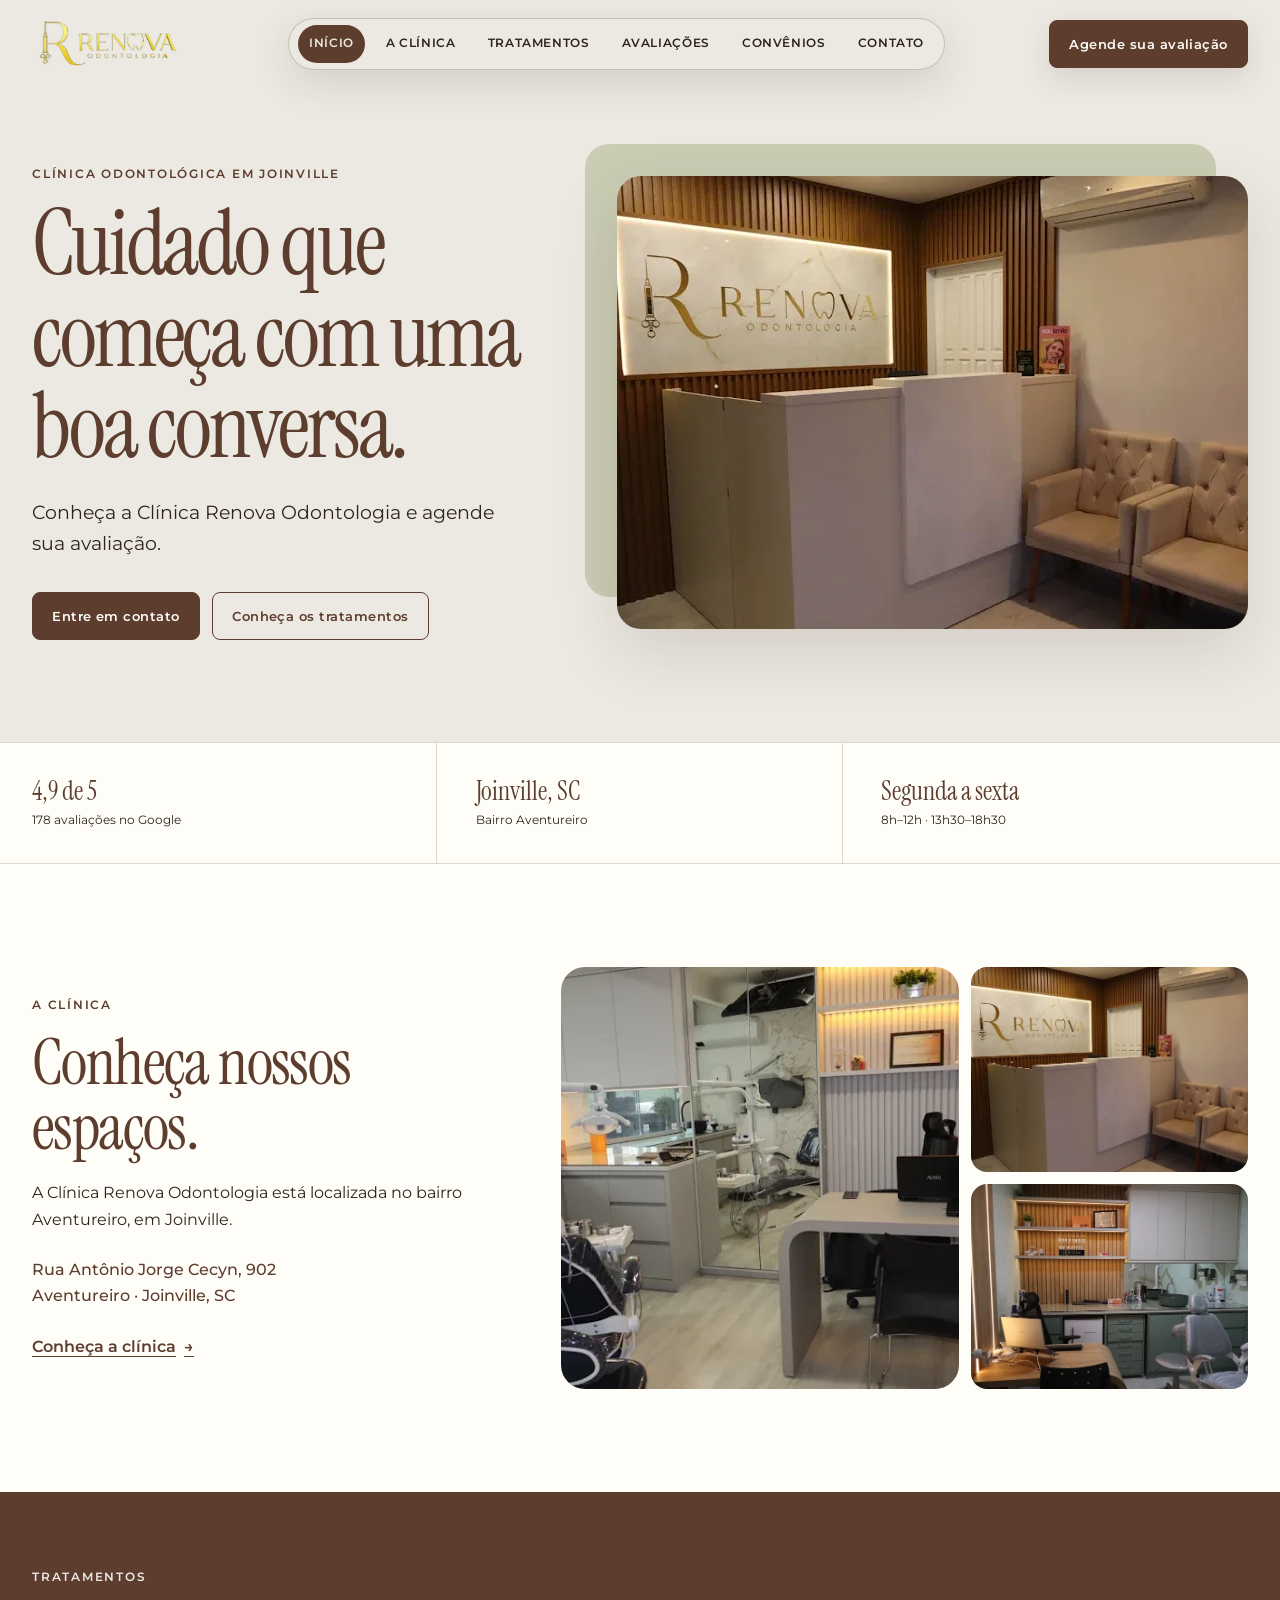
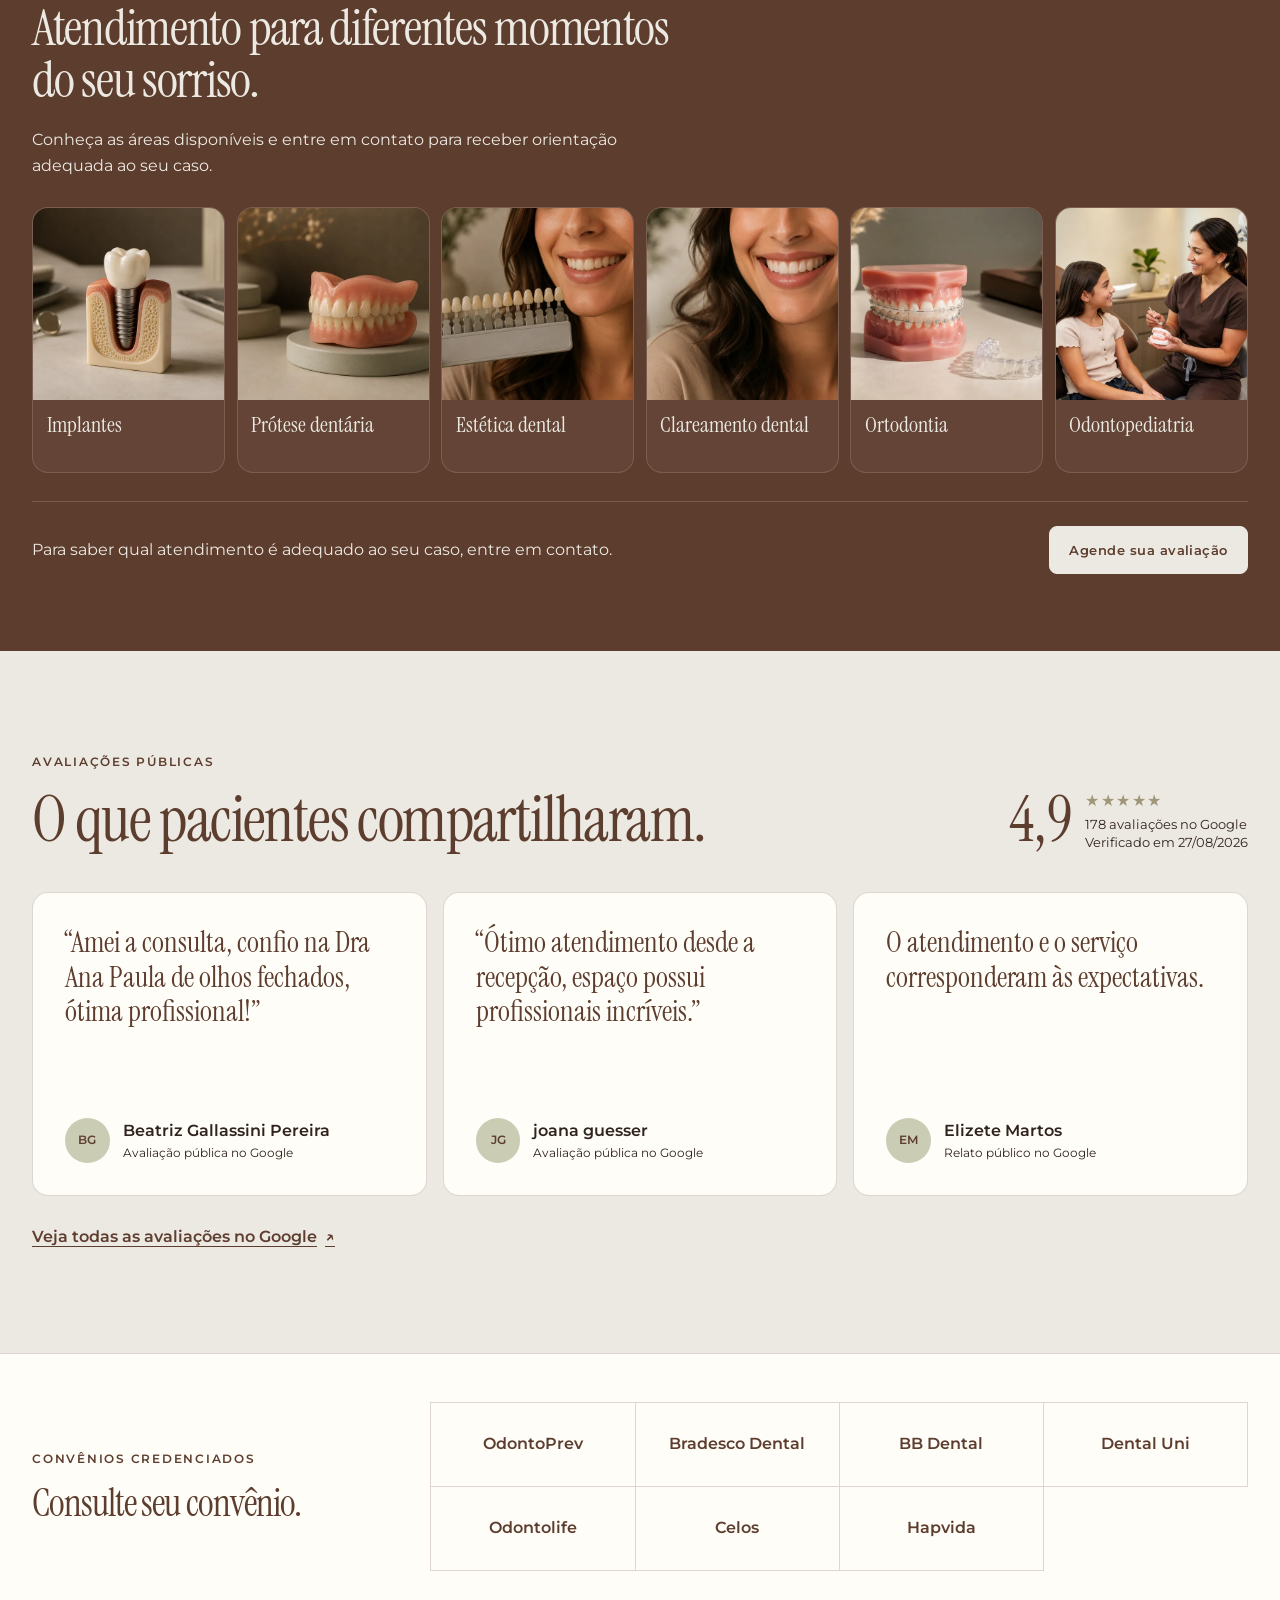
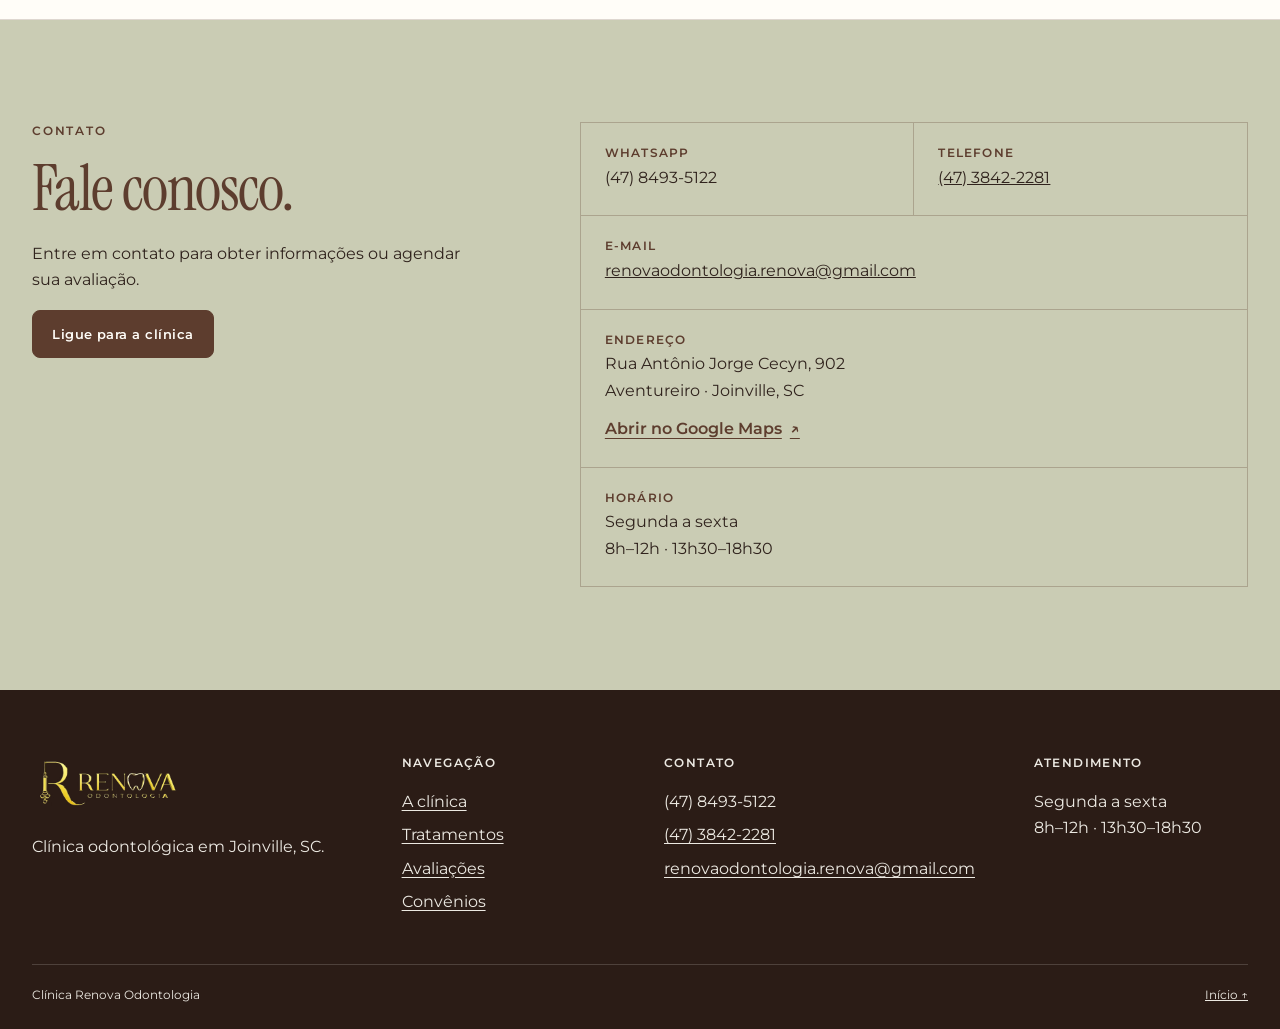
<file: index.html>
<!doctype html>
<html lang="pt-BR">
<head>
  <!-- Google Tag Manager -->
  <script>(function(w,d,s,l,i){w[l]=w[l]||[];w[l].push({'gtm.start':
  new Date().getTime(),event:'gtm.js'});var f=d.getElementsByTagName(s)[0],
  j=d.createElement(s),dl=l!='dataLayer'?'&l='+l:'';j.async=true;j.src=
  'https://www.googletagmanager.com/gtm.js?id='+i+dl;f.parentNode.insertBefore(j,f);
  })(window,document,'script','dataLayer','GTM-K669S26S');</script>
  <!-- End Google Tag Manager -->
  <meta charset="utf-8">
  <meta name="viewport" content="width=device-width, initial-scale=1">
  <meta name="description" content="Clínica Renova Odontologia em Joinville. Conheça nossos tratamentos e agende sua avaliação.">
  <meta name="theme-color" content="#5D3D2E">
  <title>Clínica Renova Odontologia | Joinville</title>
  <link rel="stylesheet" href="assets/vendor/aos/aos.css">
  <link rel="stylesheet" href="assets/css/styles.css">
</head>
<body>
  <a class="skip-link" href="#conteudo">Ir para o conteúdo</a>

  <header class="site-header">
    <div class="container header-inner">
      <a class="brand" href="index.html" aria-label="Clínica Renova Odontologia — início">
        <img src="assets/images/logo-renova-transparente.png" alt="Clínica Renova Odontologia" width="446" height="178">
      </a>

      <nav class="desktop-nav" aria-label="Navegação principal">
        <a href="index.html" aria-current="page">Início</a><a href="clinica.html">A clínica</a><a href="tratamentos.html">Tratamentos</a><a href="avaliacoes.html">Avaliações</a><a href="convenios.html">Convênios</a><a href="contato.html">Contato</a>
      </nav>

      <details class="nav-shell">
        <summary aria-label="Abrir menu">Menu</summary>
        <nav aria-label="Navegação principal">
          <a href="index.html" aria-current="page">Início</a>
          <a href="clinica.html">A clínica</a>
          <a href="tratamentos.html">Tratamentos</a>
          <a href="avaliacoes.html">Avaliações</a>
          <a href="convenios.html">Convênios</a>
          <a href="contato.html">Contato</a>
        </nav>
      </details>

      <a class="button button-primary header-cta" href="https://api.whatsapp.com/send/?phone=4784935122" target="_blank" rel="noopener noreferrer">Agende sua avaliação<span class="sr-only"> pelo WhatsApp (abre em nova aba)</span></a>
    </div>
  </header>

  <main id="conteudo">
    <section class="hero" id="inicio" aria-labelledby="hero-title">
      <div class="container hero-grid">
        <div class="hero-copy" data-aos="fade-right">
          <p class="eyebrow">Clínica odontológica em Joinville</p>
          <h1 id="hero-title">Cuidado que começa com uma boa conversa.</h1>
          <p class="hero-text">Conheça a Clínica Renova Odontologia e agende sua avaliação.</p>
          <div class="button-group">
            <a class="button button-primary" href="#contato">Entre em contato</a>
            <a class="button button-secondary" href="tratamentos.html">Conheça os tratamentos</a>
          </div>
        </div>
        <figure class="hero-media" data-aos="fade-left" data-aos-duration="800">
          <img src="assets/images/optimized/hero.webp" alt="Recepção da Clínica Renova Odontologia" width="680" height="453" fetchpriority="high">
        </figure>
      </div>
    </section>

    <aside class="facts" aria-label="Informações da clínica">
      <div class="container facts-grid" data-aos="fade-up">
        <a class="fact" href="https://www.google.com/maps/place/Cl%C3%ADnica+Renova+Odontologia/data=!4m2!3m1!1s0x0:0xff9332a18f441b49" target="_blank" rel="noopener noreferrer">
          <span class="fact-value">4,9 de 5</span>
          <span>178 avaliações no Google <span class="sr-only">(abre em nova aba)</span></span>
        </a>
        <div class="fact">
          <span class="fact-value">Joinville, SC</span>
          <span>Bairro Aventureiro</span>
        </div>
        <div class="fact">
          <span class="fact-value">Segunda a sexta</span>
          <span>8h–12h · 13h30–18h30</span>
        </div>
      </div>
    </aside>

    <section class="clinic section" id="clinica" aria-labelledby="clinica-title">
      <div class="container clinic-grid">
        <div class="clinic-copy" data-aos="fade-right">
          <p class="eyebrow">A clínica</p>
          <h2 id="clinica-title">Conheça nossos espaços.</h2>
          <p>A Clínica Renova Odontologia está localizada no bairro Aventureiro, em Joinville.</p>
          <address>Rua Antônio Jorge Cecyn, 902<br>Aventureiro · Joinville, SC</address>
          <a class="text-link" href="clinica.html">Conheça a clínica <span aria-hidden="true">→</span></a>
        </div>
        <div class="clinic-gallery" aria-label="Ambientes da Clínica Renova Odontologia" data-aos="fade-left" data-aos-duration="800">
          <figure class="gallery-main">
            <img src="assets/images/optimized/consultorio-01.webp" alt="Consultório da Clínica Renova Odontologia" width="680" height="453" loading="lazy" decoding="async">
          </figure>
          <figure>
            <img src="assets/images/optimized/hero.webp" alt="Recepção da Clínica Renova Odontologia" width="680" height="453" loading="lazy" decoding="async">
          </figure>
          <figure>
            <img src="assets/images/optimized/consultorio-02.webp" alt="Segundo consultório da Clínica Renova Odontologia" width="680" height="453" loading="lazy" decoding="async">
          </figure>
        </div>
      </div>
    </section>

    <section class="treatments section" id="tratamentos" aria-labelledby="tratamentos-title">
      <div class="container">
        <div class="section-heading" data-aos="fade-up">
          <p class="eyebrow">Tratamentos</p>
          <h2 id="tratamentos-title">Atendimento para diferentes momentos do seu sorriso.</h2>
          <p>Conheça as áreas disponíveis e entre em contato para receber orientação adequada ao seu caso.</p>
        </div>

        <div class="treatment-grid">
          <article class="treatment-card" data-aos="fade-up">
            <div class="treatment-image"><img src="assets/images/optimized/implantes.webp" alt="Modelo odontológico de implante dentário" width="720" height="540" loading="lazy" decoding="async"></div>
            <div><h3>Implantes</h3></div>
          </article>
          <article class="treatment-card" data-aos="fade-up" data-aos-delay="50">
            <div class="treatment-image"><img src="assets/images/optimized/protese-dentaria.webp" alt="Modelo de prótese dentária" width="720" height="540" loading="lazy" decoding="async"></div>
            <div><h3>Prótese dentária</h3></div>
          </article>
          <article class="treatment-card" data-aos="fade-up" data-aos-delay="100">
            <div class="treatment-image"><img src="assets/images/optimized/estetica-dental.webp" alt="Seleção de tonalidades para estética dental" width="720" height="540" loading="lazy" decoding="async"></div>
            <div><h3>Estética dental</h3></div>
          </article>
          <article class="treatment-card" data-aos="fade-up" data-aos-delay="150">
            <div class="treatment-image"><img src="assets/images/optimized/clareamento-dental.webp" alt="Sorriso relacionado ao clareamento dental" width="720" height="540" loading="lazy" decoding="async"></div>
            <div><h3>Clareamento dental</h3></div>
          </article>
          <article class="treatment-card" data-aos="fade-up" data-aos-delay="200">
            <div class="treatment-image"><img src="assets/images/optimized/ortodontia.webp" alt="Modelo odontológico com aparelho e alinhador" width="720" height="540" loading="lazy" decoding="async"></div>
            <div><h3>Ortodontia</h3></div>
          </article>
          <article class="treatment-card" data-aos="fade-up" data-aos-delay="250">
            <div class="treatment-image"><img src="assets/images/optimized/odontopediatria.webp" alt="Conversa em atendimento odontopediátrico" width="720" height="540" loading="lazy" decoding="async"></div>
            <div><h3>Odontopediatria</h3></div>
          </article>
        </div>
        <div class="section-action" data-aos="fade">
          <p>Para saber qual atendimento é adequado ao seu caso, entre em contato.</p>
          <a class="button button-light" href="https://api.whatsapp.com/send/?phone=4784935122" target="_blank" rel="noopener noreferrer">Agende sua avaliação<span class="sr-only"> pelo WhatsApp (abre em nova aba)</span></a>
        </div>
      </div>
    </section>

    <section class="reviews section" id="avaliacoes" aria-labelledby="avaliacoes-title">
      <div class="container">
        <div class="reviews-heading" data-aos="fade-down">
          <div>
            <p class="eyebrow">Avaliações públicas</p>
            <h2 id="avaliacoes-title">O que pacientes compartilharam.</h2>
          </div>
          <div class="rating-summary" aria-label="Avaliação 4,9 de 5 no Google, baseada em 178 avaliações">
            <strong>4,9</strong>
            <span aria-hidden="true">★★★★★</span>
            <small>178 avaliações no Google<br>Verificado em 27/08/2026</small>
          </div>
        </div>

        <div class="review-grid">
          <figure class="review-card" data-aos="fade-up">
            <blockquote>“Amei a consulta, confio na Dra Ana Paula de olhos fechados, ótima profissional!”</blockquote>
            <figcaption><span class="avatar" aria-hidden="true">BG</span><span><strong>Beatriz Gallassini Pereira</strong><small>Avaliação pública no Google</small></span></figcaption>
          </figure>
          <figure class="review-card" data-aos="fade-up" data-aos-delay="50">
            <blockquote>“Ótimo atendimento desde a recepção, espaço possui profissionais incríveis.”</blockquote>
            <figcaption><span class="avatar" aria-hidden="true">JG</span><span><strong>joana guesser</strong><small>Avaliação pública no Google</small></span></figcaption>
          </figure>
          <figure class="review-card" data-aos="fade-up" data-aos-delay="100">
            <blockquote>O atendimento e o serviço corresponderam às expectativas.</blockquote>
            <figcaption><span class="avatar" aria-hidden="true">EM</span><span><strong>Elizete Martos</strong><small>Relato público no Google</small></span></figcaption>
          </figure>
        </div>

        <a class="text-link reviews-link" href="https://www.google.com/maps/place/Cl%C3%ADnica+Renova+Odontologia/data=!4m2!3m1!1s0x0:0xff9332a18f441b49" target="_blank" rel="noopener noreferrer">Veja todas as avaliações no Google <span aria-hidden="true">↗</span><span class="sr-only"> (abre em nova aba)</span></a>
      </div>
    </section>

    <section class="plans" id="convenios" aria-labelledby="convenios-title">
      <div class="container plans-inner">
        <div class="plans-copy" data-aos="fade-right">
          <p class="eyebrow">Convênios credenciados</p>
          <h2 id="convenios-title">Consulte seu convênio.</h2>
        </div>
        <ul class="plan-list" aria-label="Convênios credenciados" data-aos="fade-left">
          <li>OdontoPrev</li>
          <li>Bradesco Dental</li>
          <li>BB Dental</li>
          <li>Dental Uni</li>
          <li>Odontolife</li>
          <li>Celos</li>
          <li>Hapvida</li>
        </ul>
      </div>
    </section>

    <section class="contact section" id="contato" aria-labelledby="contato-title">
      <div class="container contact-grid">
        <div class="contact-intro" data-aos="fade-right">
          <p class="eyebrow">Contato</p>
          <h2 id="contato-title">Fale conosco.</h2>
          <p>Entre em contato para obter informações ou agendar sua avaliação.</p>
          <a class="button button-primary" href="tel:+554738422281">Ligue para a clínica</a>
        </div>

        <div class="contact-details" data-aos="fade-left" data-aos-duration="800">
          <div class="contact-block">
            <h3>WhatsApp</h3>
            <p>(47) 8493-5122</p>
          </div>
          <div class="contact-block">
            <h3>Telefone</h3>
            <p><a href="tel:+554738422281">(47) 3842-2281</a></p>
          </div>
          <div class="contact-block contact-wide">
            <h3>E-mail</h3>
            <p><a href="mailto:renovaodontologia.renova@gmail.com">renovaodontologia.renova@gmail.com</a></p>
          </div>
          <div class="contact-block contact-wide">
            <h3>Endereço</h3>
            <address>Rua Antônio Jorge Cecyn, 902<br>Aventureiro · Joinville, SC</address>
            <a class="text-link" href="https://www.google.com/maps/place/Cl%C3%ADnica+Renova+Odontologia/data=!4m2!3m1!1s0x0:0xff9332a18f441b49" target="_blank" rel="noopener noreferrer">Abrir no Google Maps <span aria-hidden="true">↗</span><span class="sr-only"> (abre em nova aba)</span></a>
          </div>
          <div class="contact-block contact-wide">
            <h3>Horário</h3>
            <p>Segunda a sexta<br>8h–12h · 13h30–18h30</p>
          </div>
        </div>
      </div>
    </section>

  </main>

  <footer class="site-footer">
    <div class="container footer-grid">
      <div>
        <a class="brand footer-brand" href="#inicio" aria-label="Clínica Renova Odontologia — voltar ao início">
          <img src="assets/images/logo-renova-transparente.png" alt="Clínica Renova Odontologia" width="446" height="178" loading="lazy" decoding="async">
        </a>
        <p>Clínica odontológica em Joinville, SC.</p>
      </div>
      <nav aria-label="Navegação do rodapé">
        <strong>Navegação</strong>
        <a href="clinica.html">A clínica</a>
        <a href="tratamentos.html">Tratamentos</a>
        <a href="avaliacoes.html">Avaliações</a>
        <a href="convenios.html">Convênios</a>
      </nav>
      <div class="footer-contact">
        <strong>Contato</strong>
        <span>(47) 8493-5122</span>
        <a href="tel:+554738422281">(47) 3842-2281</a>
        <a href="mailto:renovaodontologia.renova@gmail.com">renovaodontologia.renova@gmail.com</a>
      </div>
      <div>
        <strong>Atendimento</strong>
        <p>Segunda a sexta<br>8h–12h · 13h30–18h30</p>
      </div>
    </div>
    <div class="container footer-bottom">
      <span>Clínica Renova Odontologia</span>
      <a href="index.html">Início ↑</a>
    </div>
  </footer>
  <script src="assets/vendor/aos/aos.js" defer></script>
  <script src="assets/js/aos-init.js" defer></script>
</body>
</html>
</file>
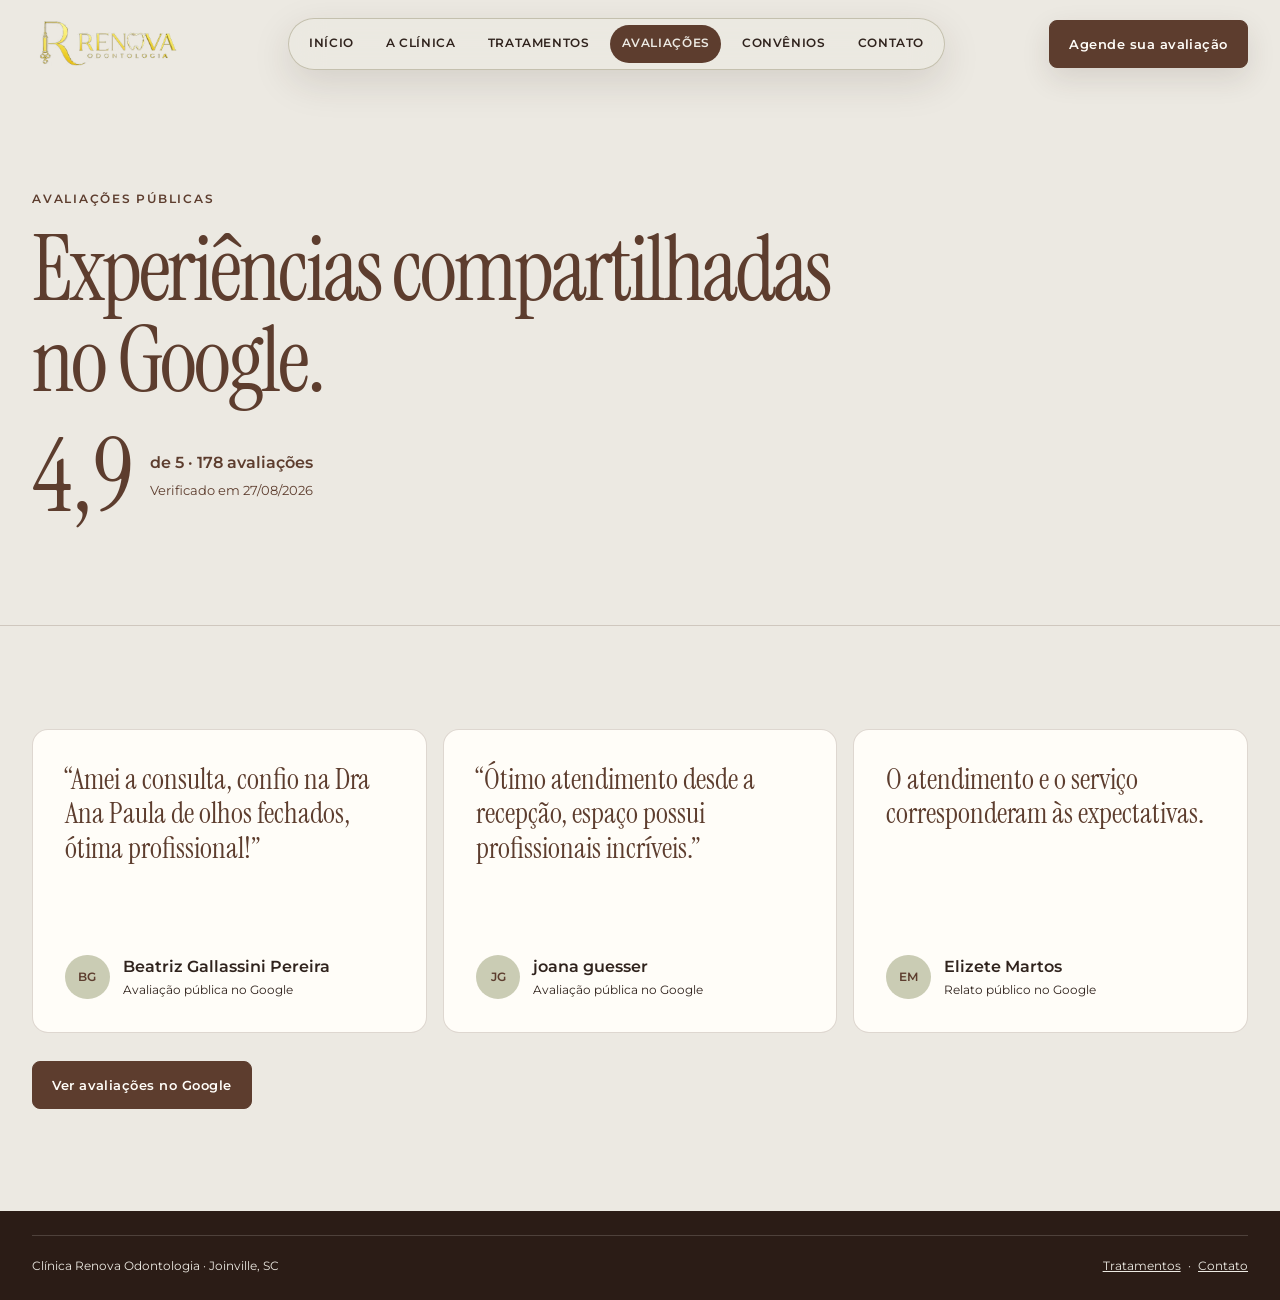
<file: avaliacoes.html>
<!doctype html>
<html lang="pt-BR">
<head><meta charset="utf-8"><meta name="viewport" content="width=device-width, initial-scale=1"><meta name="description" content="Avaliações públicas da Clínica Renova Odontologia no Google."><meta name="theme-color" content="#5D3D2E"><title>Avaliações | Renova Odontologia</title><link rel="stylesheet" href="assets/vendor/aos/aos.css"><link rel="stylesheet" href="assets/css/styles.css"></head>
  <!-- Google Tag Manager -->
  <script>(function(w,d,s,l,i){w[l]=w[l]||[];w[l].push({'gtm.start':
  new Date().getTime(),event:'gtm.js'});var f=d.getElementsByTagName(s)[0],
  j=d.createElement(s),dl=l!='dataLayer'?'&l='+l:'';j.async=true;j.src=
  'https://www.googletagmanager.com/gtm.js?id='+i+dl;f.parentNode.insertBefore(j,f);
  })(window,document,'script','dataLayer','GTM-K669S26S');</script>
  <!-- End Google Tag Manager -->
<body>
  <a class="skip-link" href="#conteudo">Ir para o conteúdo</a>
  <header class="site-header"><div class="container header-inner"><a class="brand" href="index.html" aria-label="Clínica Renova Odontologia — início"><img src="assets/images/logo-renova-transparente.png" alt="Clínica Renova Odontologia" width="446" height="178"></a><nav class="desktop-nav" aria-label="Navegação principal"><a href="index.html">Início</a><a href="clinica.html">A clínica</a><a href="tratamentos.html">Tratamentos</a><a href="avaliacoes.html" aria-current="page">Avaliações</a><a href="convenios.html">Convênios</a><a href="contato.html">Contato</a></nav><details class="nav-shell"><summary aria-label="Abrir menu">Menu</summary><nav aria-label="Navegação principal"><a href="index.html">Início</a><a href="clinica.html">A clínica</a><a href="tratamentos.html">Tratamentos</a><a href="avaliacoes.html" aria-current="page">Avaliações</a><a href="convenios.html">Convênios</a><a href="contato.html">Contato</a></nav></details><a class="button button-primary header-cta" href="https://api.whatsapp.com/send/?phone=4784935122" target="_blank" rel="noopener noreferrer">Agende sua avaliação</a></div></header>
  <main id="conteudo">
    <section class="page-hero page-hero-simple"><div class="container" data-aos="fade-down"><p class="eyebrow">Avaliações públicas</p><h1>Experiências compartilhadas no Google.</h1><div class="page-rating"><strong>4,9</strong><span>de 5 · 178 avaliações<br><small>Verificado em 27/08/2026</small></span></div></div></section>
    <section class="reviews section"><div class="container"><div class="review-grid">
      <figure class="review-card" data-aos="fade-up"><blockquote>“Amei a consulta, confio na Dra Ana Paula de olhos fechados, ótima profissional!”</blockquote><figcaption><span class="avatar" aria-hidden="true">BG</span><span><strong>Beatriz Gallassini Pereira</strong><small>Avaliação pública no Google</small></span></figcaption></figure>
      <figure class="review-card" data-aos="fade-up" data-aos-delay="50"><blockquote>“Ótimo atendimento desde a recepção, espaço possui profissionais incríveis.”</blockquote><figcaption><span class="avatar" aria-hidden="true">JG</span><span><strong>joana guesser</strong><small>Avaliação pública no Google</small></span></figcaption></figure>
      <figure class="review-card" data-aos="fade-up" data-aos-delay="100"><blockquote>O atendimento e o serviço corresponderam às expectativas.</blockquote><figcaption><span class="avatar" aria-hidden="true">EM</span><span><strong>Elizete Martos</strong><small>Relato público no Google</small></span></figcaption></figure>
    </div><a class="button button-primary reviews-link" data-aos="fade" href="https://www.google.com/maps/place/Cl%C3%ADnica+Renova+Odontologia/data=!4m2!3m1!1s0x0:0xff9332a18f441b49" target="_blank" rel="noopener noreferrer">Ver avaliações no Google</a></div></section>
  </main>
  <footer class="site-footer compact-footer"><div class="container footer-bottom"><span>Clínica Renova Odontologia · Joinville, SC</span><nav aria-label="Links do rodapé"><a href="tratamentos.html">Tratamentos</a> · <a href="contato.html">Contato</a></nav></div></footer>
  <script src="assets/vendor/aos/aos.js" defer></script><script src="assets/js/aos-init.js" defer></script>
</body></html>
</file>
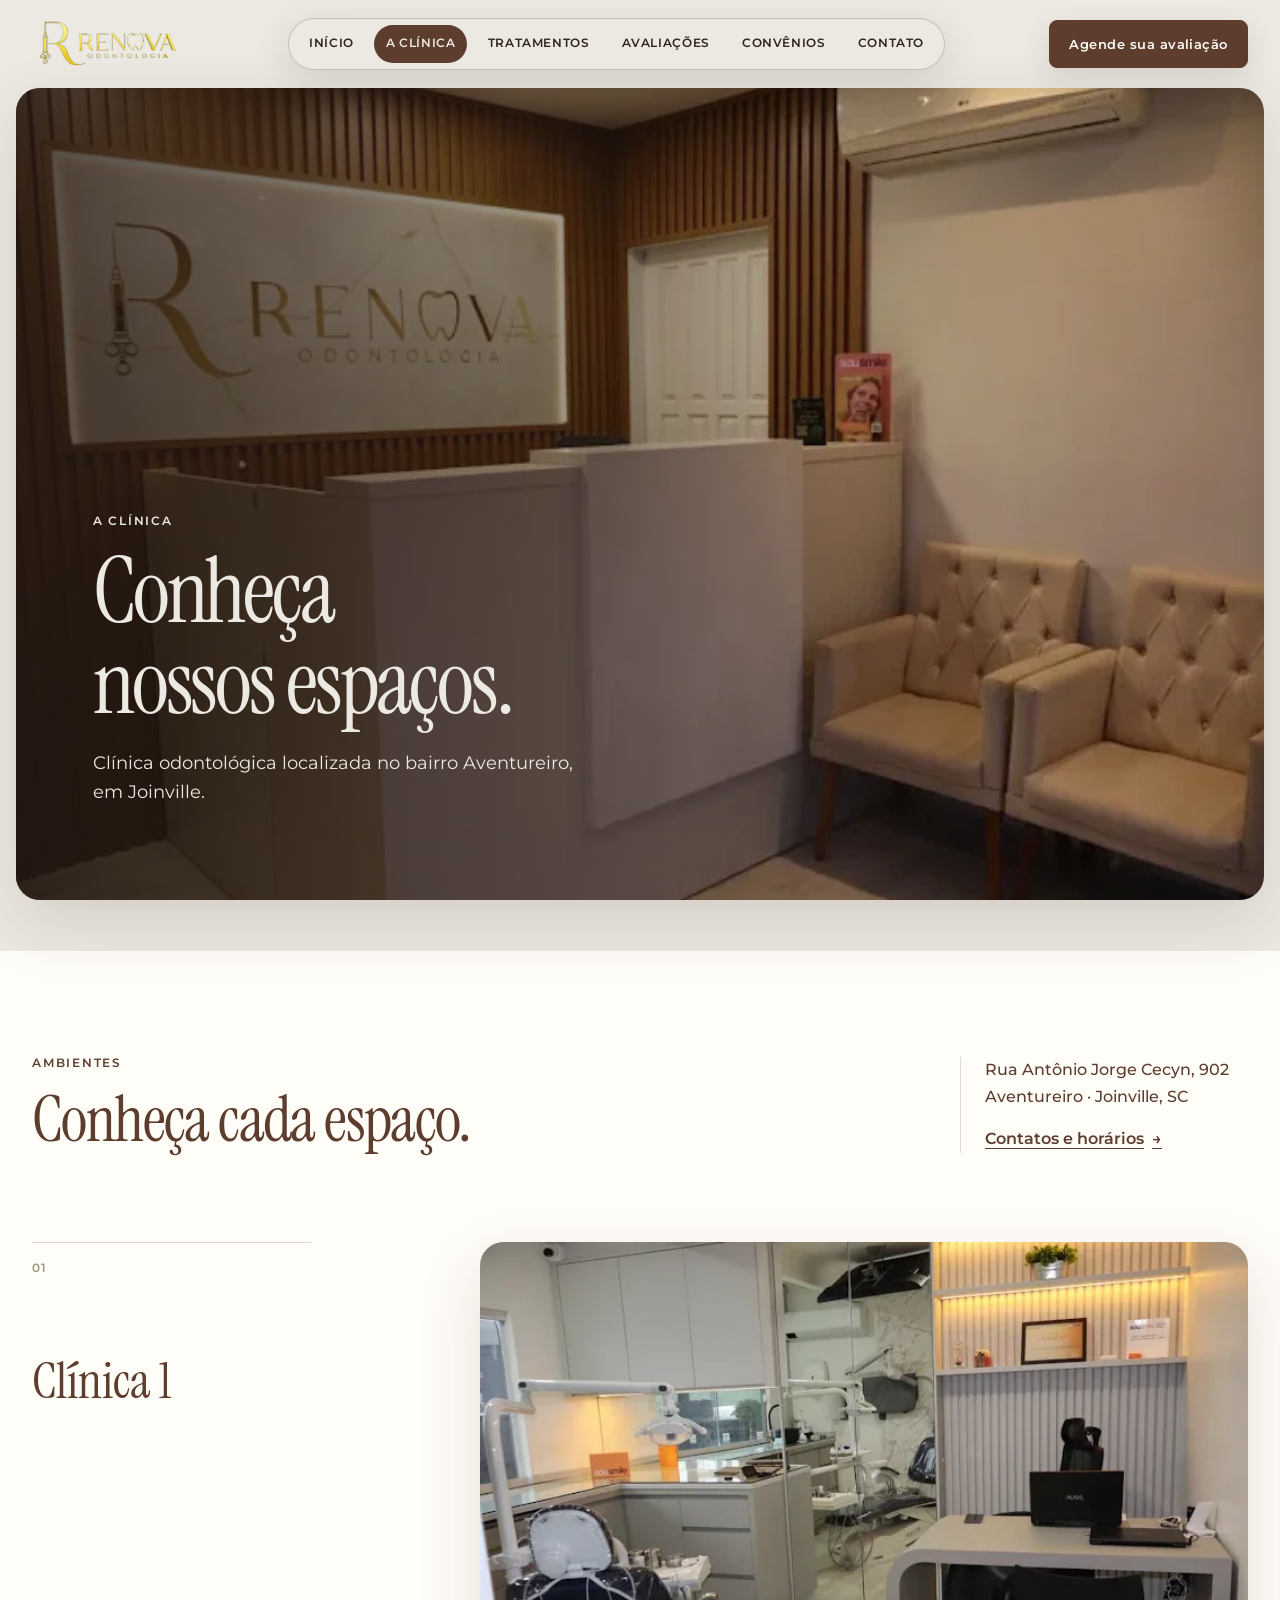
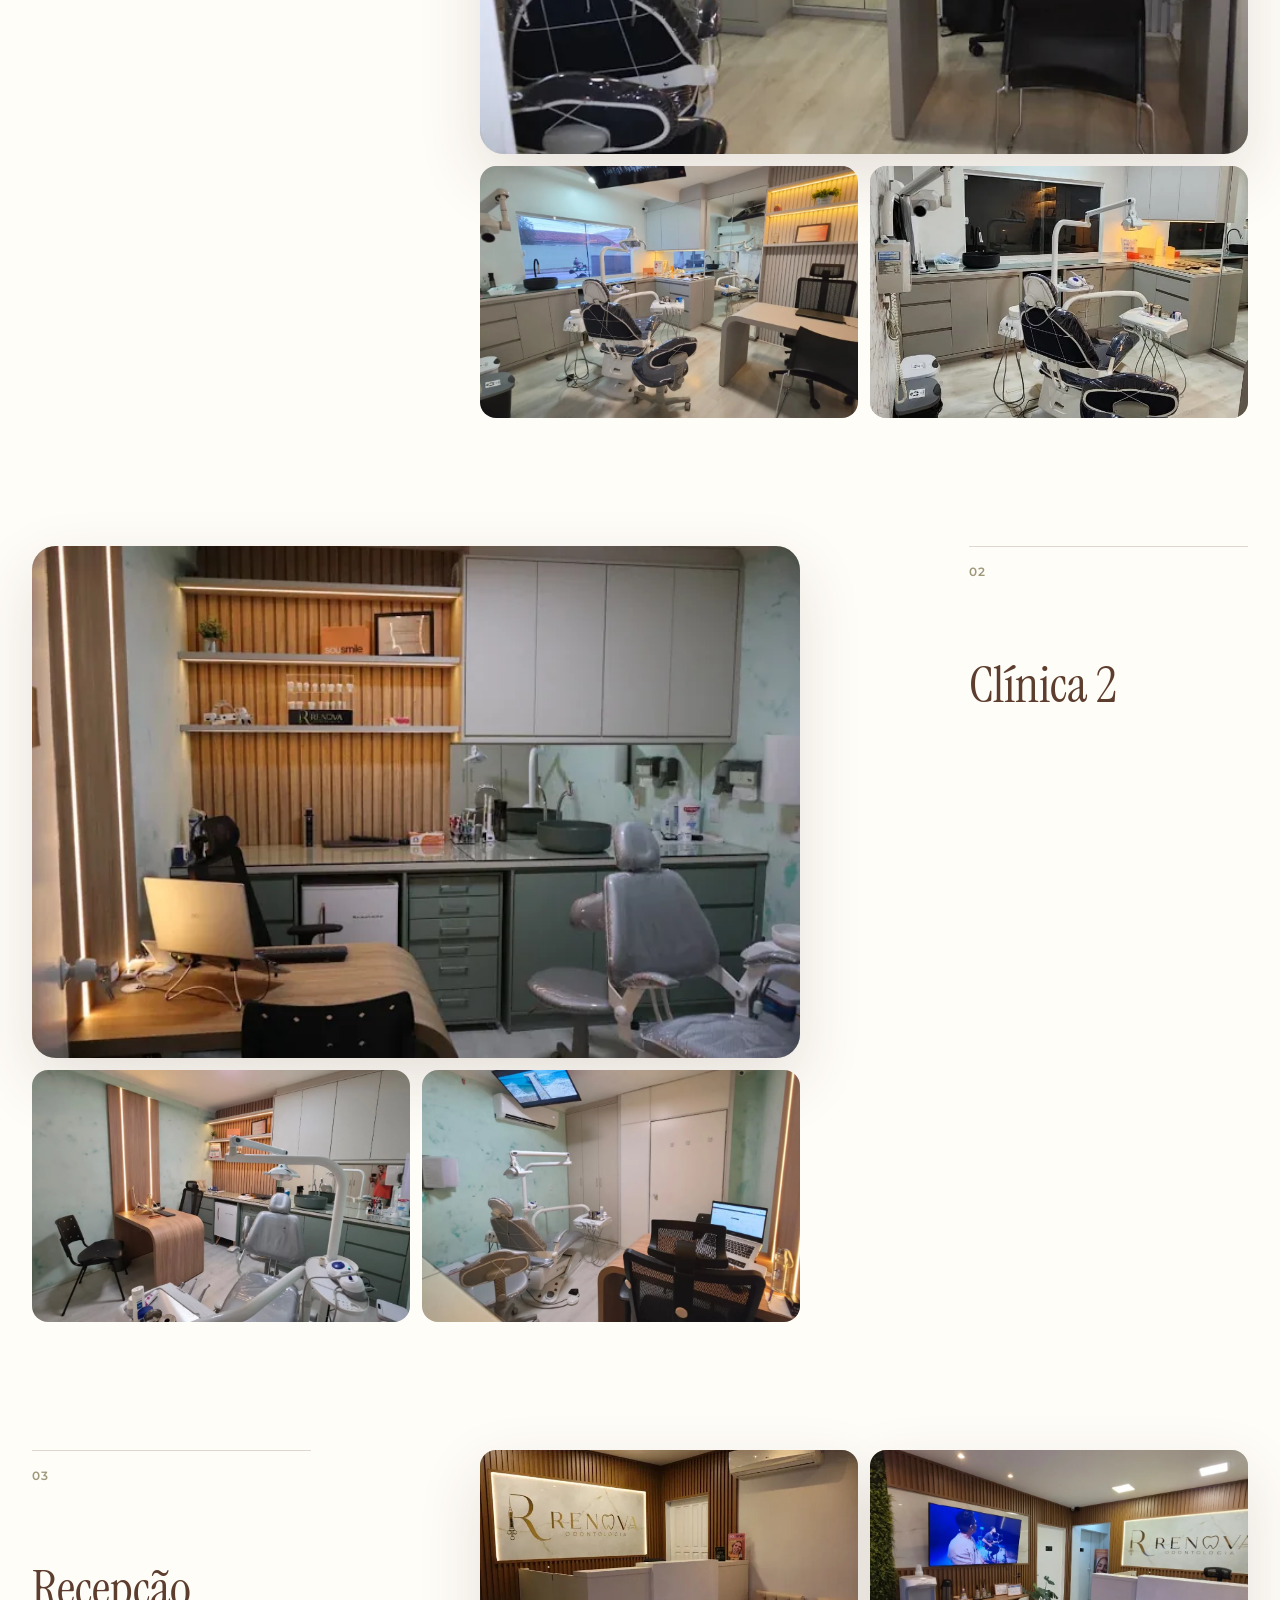
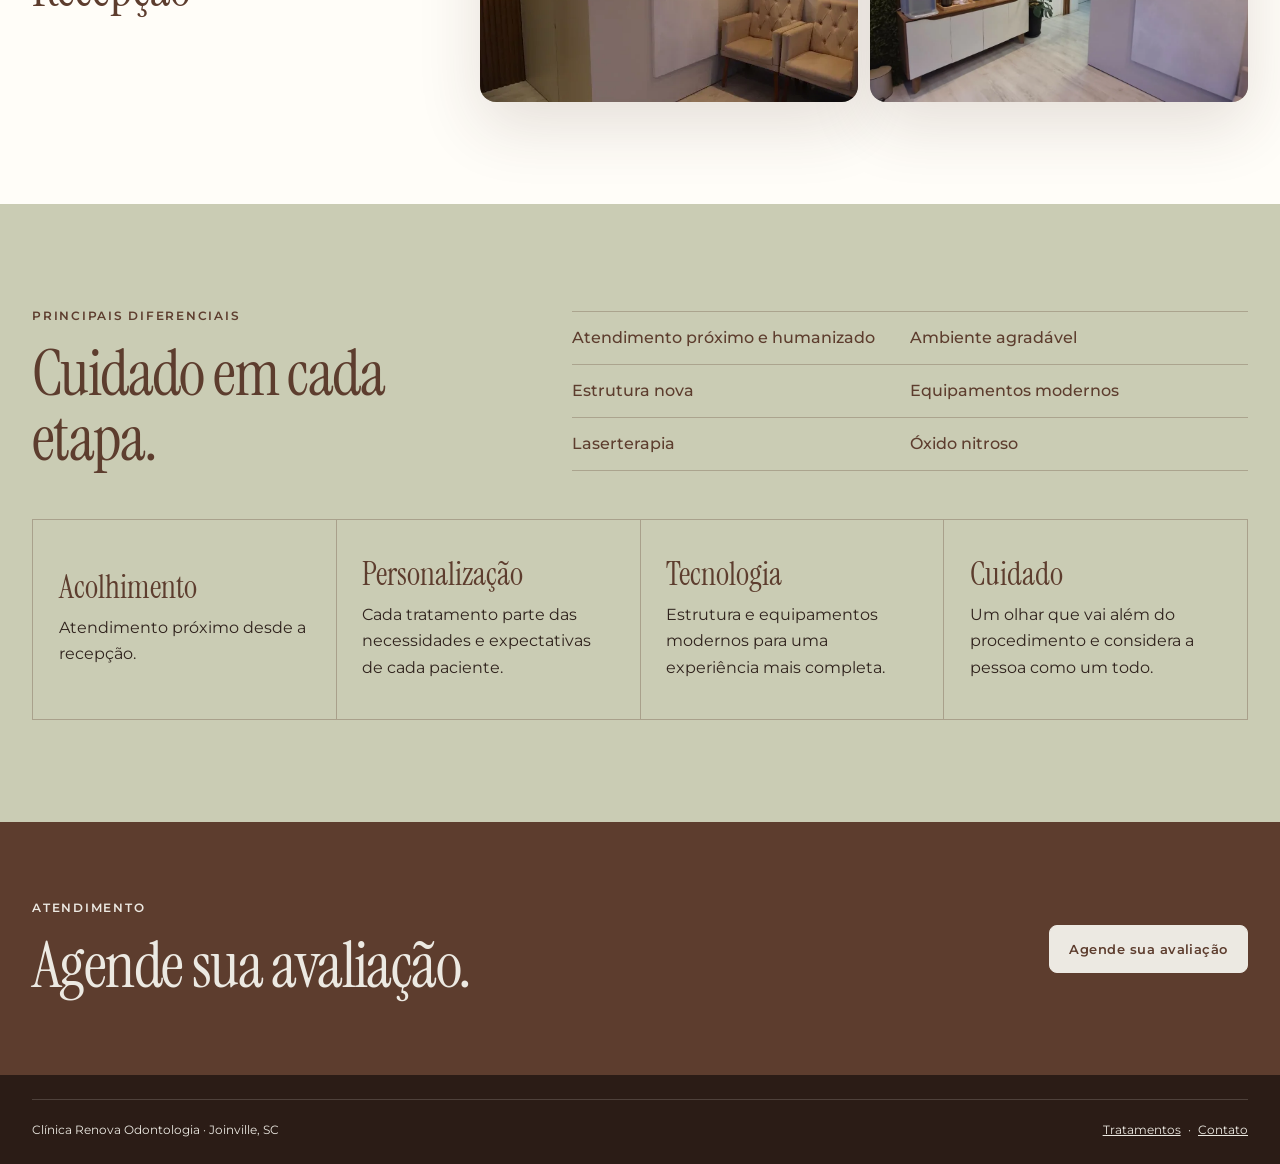
<file: clinica.html>
<!doctype html>
<html lang="pt-BR">
<head>
  <!-- Google Tag Manager -->
  <script>(function(w,d,s,l,i){w[l]=w[l]||[];w[l].push({'gtm.start':
  new Date().getTime(),event:'gtm.js'});var f=d.getElementsByTagName(s)[0],
  j=d.createElement(s),dl=l!='dataLayer'?'&l='+l:'';j.async=true;j.src=
  'https://www.googletagmanager.com/gtm.js?id='+i+dl;f.parentNode.insertBefore(j,f);
  })(window,document,'script','dataLayer','GTM-K669S26S');</script>
  <!-- End Google Tag Manager -->
  <meta charset="utf-8"><meta name="viewport" content="width=device-width, initial-scale=1">
  <meta name="description" content="Conheça os ambientes da Clínica Renova Odontologia em Joinville.">
  <meta name="theme-color" content="#5D3D2E"><title>A Clínica | Renova Odontologia</title>
  <link rel="stylesheet" href="assets/vendor/aos/aos.css">
  <link rel="stylesheet" href="assets/css/styles.css">
</head>
<body>
  <a class="skip-link" href="#conteudo">Ir para o conteúdo</a>
  <header class="site-header"><div class="container header-inner">
    <a class="brand" href="index.html" aria-label="Clínica Renova Odontologia — início"><img src="assets/images/logo-renova-transparente.png" alt="Clínica Renova Odontologia" width="446" height="178"></a>
    <nav class="desktop-nav" aria-label="Navegação principal"><a href="index.html">Início</a><a href="clinica.html" aria-current="page">A clínica</a><a href="tratamentos.html">Tratamentos</a><a href="avaliacoes.html">Avaliações</a><a href="convenios.html">Convênios</a><a href="contato.html">Contato</a></nav>
    <details class="nav-shell"><summary aria-label="Abrir menu">Menu</summary><nav aria-label="Navegação principal">
      <a href="index.html">Início</a><a href="clinica.html" aria-current="page">A clínica</a><a href="tratamentos.html">Tratamentos</a><a href="avaliacoes.html">Avaliações</a><a href="convenios.html">Convênios</a><a href="contato.html">Contato</a>
    </nav></details>
    <a class="button button-primary header-cta" href="https://api.whatsapp.com/send/?phone=4784935122" target="_blank" rel="noopener noreferrer">Agende sua avaliação<span class="sr-only"> pelo WhatsApp (abre em nova aba)</span></a>
  </div></header>
  <main id="conteudo">
    <section class="page-hero clinic-hero"><div class="container page-hero-grid">
      <div class="clinic-hero-copy" data-aos="fade-right"><p class="eyebrow">A Clínica</p><h1>Conheça nossos espaços.</h1><p>Clínica odontológica localizada no bairro Aventureiro, em Joinville.</p></div>
      <img src="assets/images/optimized/hero.webp" alt="Recepção da Clínica Renova Odontologia" width="680" height="453" fetchpriority="high">
    </div></section>
    <section class="section page-section environments" aria-labelledby="ambientes-title"><div class="container">
      <div class="environments-heading">
        <div data-aos="fade-right"><p class="eyebrow">Ambientes</p><h2 id="ambientes-title">Conheça cada espaço.</h2></div>
        <div class="environments-contact" data-aos="fade-left"><address>Rua Antônio Jorge Cecyn, 902<br>Aventureiro · Joinville, SC</address><a class="text-link" href="contato.html">Contatos e horários <span aria-hidden="true">→</span></a></div>
      </div>
      <div class="environment-list">
        <article class="environment-item"><div class="environment-label" data-aos="fade-right"><span>01</span><h3>Clínica 1</h3></div><div class="environment-media environment-gallery" data-aos="fade-left" data-aos-duration="800"><figure class="environment-main"><img src="assets/images/optimized/consultorio-01.webp" alt="Ambiente da Clínica 1 da Renova Odontologia" width="680" height="453" loading="lazy"></figure><figure><img src="assets/images/optimized/clinica-1-02.webp" alt="Clínica 1 com cadeira odontológica e área de atendimento" width="1280" height="720" loading="lazy"></figure><figure class="environment-focus-clinic"><img src="assets/images/optimized/clinica-1-03.webp" alt="Clínica 1 vista em direção à cadeira odontológica" width="720" height="1280" loading="lazy"></figure></div></article>
        <article class="environment-item"><div class="environment-label" data-aos="fade-left"><span>02</span><h3>Clínica 2</h3></div><div class="environment-media environment-gallery" data-aos="fade-right" data-aos-duration="800"><figure class="environment-main"><img src="assets/images/optimized/consultorio-02.webp" alt="Clínica 2 da Renova Odontologia vista a partir da área de trabalho" width="680" height="453" loading="lazy"></figure><figure><img src="assets/images/optimized/clinica-2-02.webp" alt="Clínica 2 com cadeira odontológica e equipamentos" width="1280" height="720" loading="lazy"></figure><figure><img src="assets/images/optimized/clinica-2-03.webp" alt="Clínica 2 vista em direção à cadeira odontológica" width="1280" height="720" loading="lazy"></figure></div></article>
        <article class="environment-item"><div class="environment-label" data-aos="fade-right"><span>03</span><h3>Recepção</h3></div><div class="environment-media environment-gallery environment-gallery-pair" data-aos="fade-left" data-aos-duration="800"><figure><img src="assets/images/optimized/hero.webp" alt="Balcão de atendimento da recepção da Clínica Renova Odontologia" width="680" height="453" loading="lazy"></figure><figure><img src="assets/images/optimized/recepcao-02.webp" alt="Recepção da Clínica Renova Odontologia com balcão e área de espera" width="1280" height="720" loading="lazy"></figure></div></article>
      </div>
    </div></section>
    <section class="section differentials" aria-labelledby="diferenciais-title"><div class="container">
      <div class="differentials-intro">
        <div data-aos="fade-right"><p class="eyebrow">Principais diferenciais</p><h2 id="diferenciais-title">Cuidado em cada etapa.</h2></div>
        <ul class="feature-list" data-aos="fade-left">
          <li>Atendimento próximo e humanizado</li><li>Ambiente agradável</li><li>Estrutura nova</li><li>Equipamentos modernos</li><li>Laserterapia</li><li>Óxido nitroso</li>
        </ul>
      </div>
      <div class="value-grid">
        <article data-aos="fade-up"><h3>Acolhimento</h3><p>Atendimento próximo desde a recepção.</p></article>
        <article data-aos="fade-up" data-aos-delay="50"><h3>Personalização</h3><p>Cada tratamento parte das necessidades e expectativas de cada paciente.</p></article>
        <article data-aos="fade-up" data-aos-delay="100"><h3>Tecnologia</h3><p>Estrutura e equipamentos modernos para uma experiência mais completa.</p></article>
        <article data-aos="fade-up" data-aos-delay="150"><h3>Cuidado</h3><p>Um olhar que vai além do procedimento e considera a pessoa como um todo.</p></article>
      </div>
    </div></section>
    <section class="page-cta"><div class="container page-cta-inner"><div data-aos="fade-right"><p class="eyebrow">Atendimento</p><h2>Agende sua avaliação.</h2></div><a class="button button-light" data-aos="fade-left" href="https://api.whatsapp.com/send/?phone=4784935122" target="_blank" rel="noopener noreferrer">Agende sua avaliação</a></div></section>
  </main>
  <footer class="site-footer compact-footer"><div class="container footer-bottom"><span>Clínica Renova Odontologia · Joinville, SC</span><nav aria-label="Links do rodapé"><a href="tratamentos.html">Tratamentos</a> · <a href="contato.html">Contato</a></nav></div></footer>
  <script src="assets/vendor/aos/aos.js" defer></script><script src="assets/js/aos-init.js" defer></script>
</body></html>
</file>
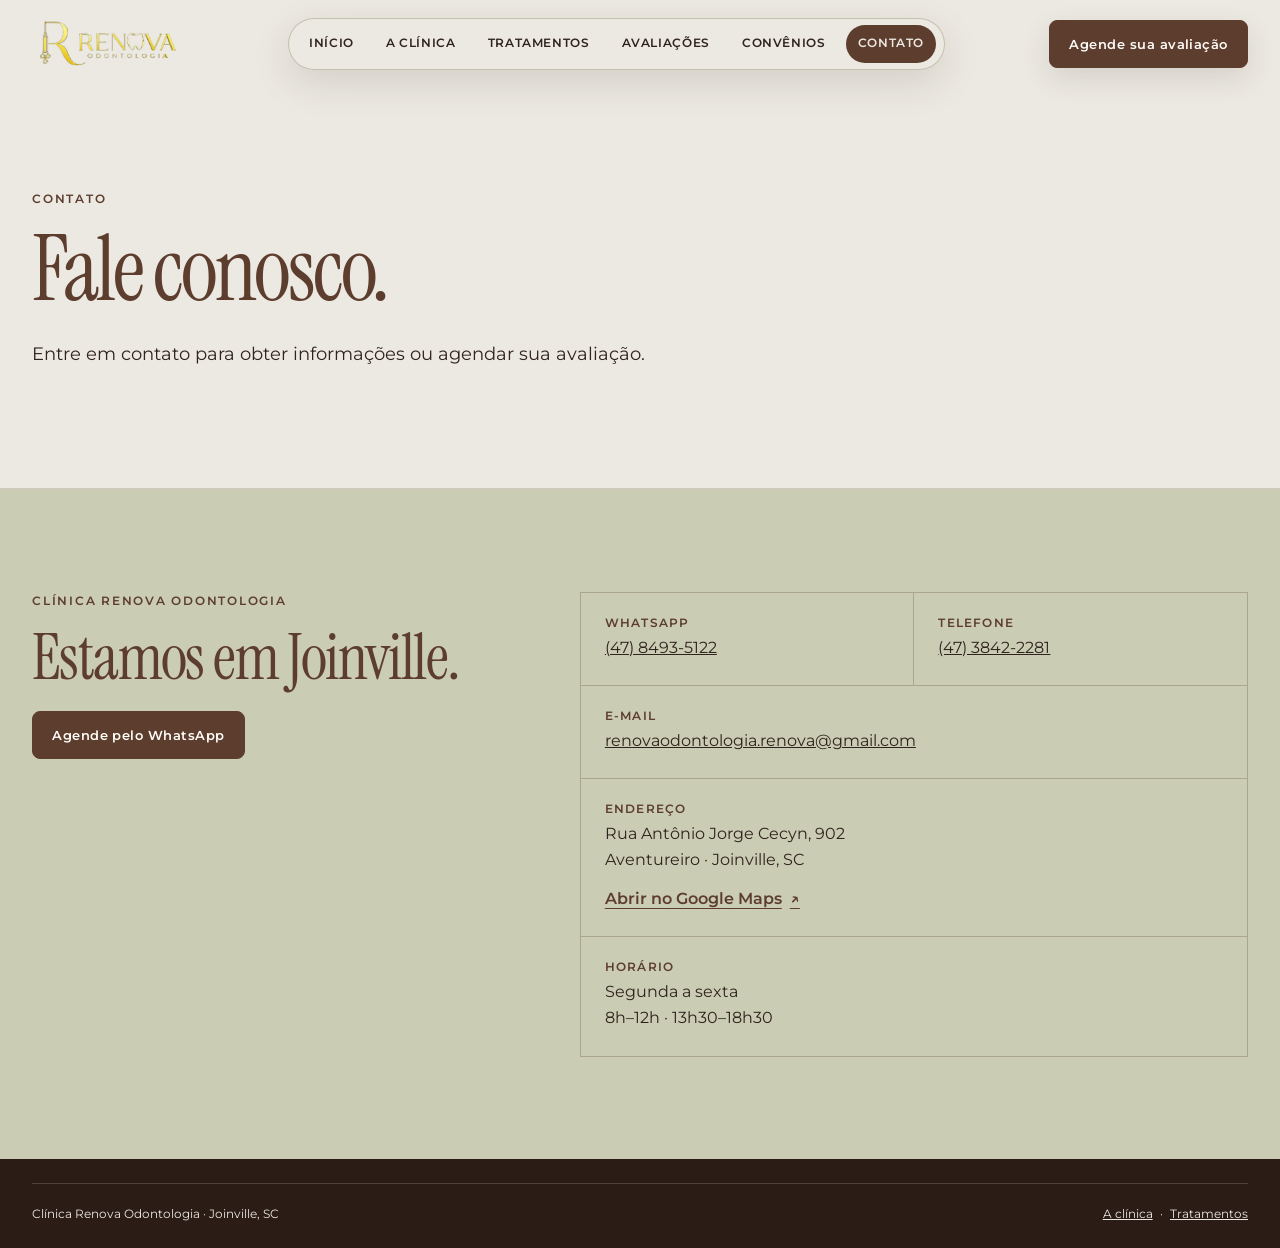
<file: contato.html>
<!doctype html>
<html lang="pt-BR">
<head><meta charset="utf-8"><meta name="viewport" content="width=device-width, initial-scale=1"><meta name="description" content="Contatos, endereço e horário da Clínica Renova Odontologia em Joinville."><meta name="theme-color" content="#5D3D2E"><title>Contato | Renova Odontologia</title><link rel="stylesheet" href="assets/vendor/aos/aos.css"><link rel="stylesheet" href="assets/css/styles.css"></head>
  <!-- Google Tag Manager -->
  <script>(function(w,d,s,l,i){w[l]=w[l]||[];w[l].push({'gtm.start':
  new Date().getTime(),event:'gtm.js'});var f=d.getElementsByTagName(s)[0],
  j=d.createElement(s),dl=l!='dataLayer'?'&l='+l:'';j.async=true;j.src=
  'https://www.googletagmanager.com/gtm.js?id='+i+dl;f.parentNode.insertBefore(j,f);
  })(window,document,'script','dataLayer','GTM-K669S26S');</script>
  <!-- End Google Tag Manager -->
<body>
  <a class="skip-link" href="#conteudo">Ir para o conteúdo</a>
  <header class="site-header"><div class="container header-inner"><a class="brand" href="index.html" aria-label="Clínica Renova Odontologia — início"><img src="assets/images/logo-renova-transparente.png" alt="Clínica Renova Odontologia" width="446" height="178"></a><nav class="desktop-nav" aria-label="Navegação principal"><a href="index.html">Início</a><a href="clinica.html">A clínica</a><a href="tratamentos.html">Tratamentos</a><a href="avaliacoes.html">Avaliações</a><a href="convenios.html">Convênios</a><a href="contato.html" aria-current="page">Contato</a></nav><details class="nav-shell"><summary aria-label="Abrir menu">Menu</summary><nav aria-label="Navegação principal"><a href="index.html">Início</a><a href="clinica.html">A clínica</a><a href="tratamentos.html">Tratamentos</a><a href="avaliacoes.html">Avaliações</a><a href="convenios.html">Convênios</a><a href="contato.html" aria-current="page">Contato</a></nav></details><a class="button button-primary header-cta" href="https://api.whatsapp.com/send/?phone=4784935122" target="_blank" rel="noopener noreferrer">Agende sua avaliação</a></div></header>
  <main id="conteudo">
    <section class="page-hero page-hero-simple"><div class="container" data-aos="fade-down"><p class="eyebrow">Contato</p><h1>Fale conosco.</h1><p>Entre em contato para obter informações ou agendar sua avaliação.</p></div></section>
    <section class="contact section"><div class="container contact-grid"><div class="contact-intro" data-aos="fade-right"><p class="eyebrow">Clínica Renova Odontologia</p><h2>Estamos em Joinville.</h2><a class="button button-primary" href="https://api.whatsapp.com/send/?phone=4784935122" target="_blank" rel="noopener noreferrer">Agende pelo WhatsApp</a></div><div class="contact-details" data-aos="fade-left" data-aos-duration="800">
      <div class="contact-block"><h3>WhatsApp</h3><p><a href="https://api.whatsapp.com/send/?phone=4784935122" target="_blank" rel="noopener noreferrer">(47) 8493-5122</a></p></div>
      <div class="contact-block"><h3>Telefone</h3><p><a href="tel:+554738422281">(47) 3842-2281</a></p></div>
      <div class="contact-block contact-wide"><h3>E-mail</h3><p><a href="mailto:renovaodontologia.renova@gmail.com">renovaodontologia.renova@gmail.com</a></p></div>
      <div class="contact-block contact-wide"><h3>Endereço</h3><address>Rua Antônio Jorge Cecyn, 902<br>Aventureiro · Joinville, SC</address><a class="text-link" href="https://www.google.com/maps/place/Cl%C3%ADnica+Renova+Odontologia/data=!4m2!3m1!1s0x0:0xff9332a18f441b49" target="_blank" rel="noopener noreferrer">Abrir no Google Maps <span aria-hidden="true">↗</span></a></div>
      <div class="contact-block contact-wide"><h3>Horário</h3><p>Segunda a sexta<br>8h–12h · 13h30–18h30</p></div>
    </div></div></section>
  </main>
  <footer class="site-footer compact-footer"><div class="container footer-bottom"><span>Clínica Renova Odontologia · Joinville, SC</span><nav aria-label="Links do rodapé"><a href="clinica.html">A clínica</a> · <a href="tratamentos.html">Tratamentos</a></nav></div></footer>
  <script src="assets/vendor/aos/aos.js" defer></script><script src="assets/js/aos-init.js" defer></script>
</body></html>
</file>
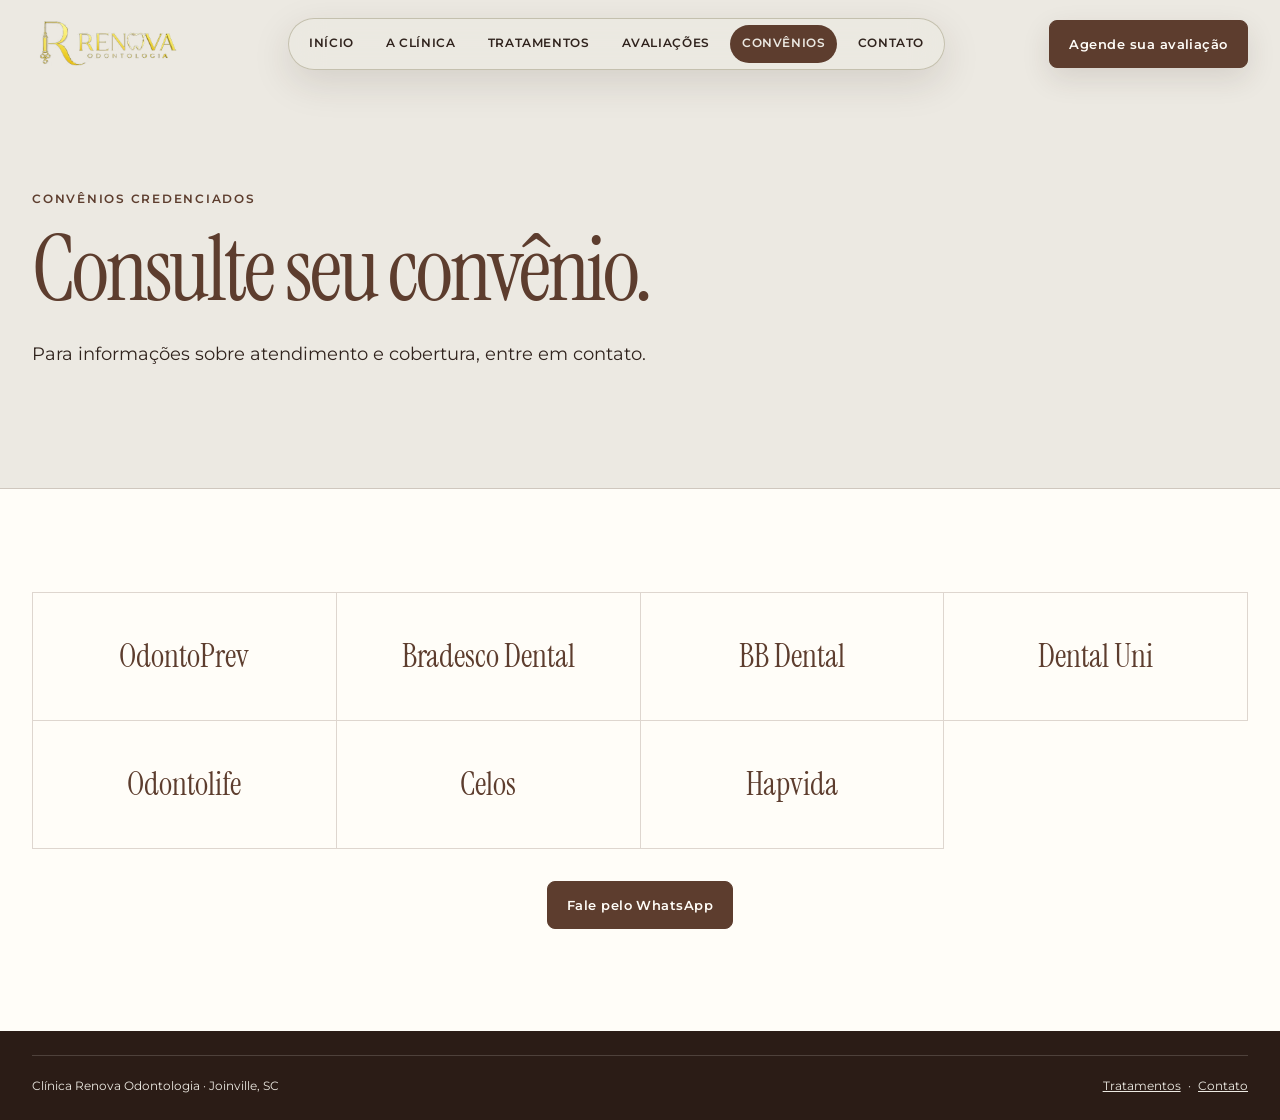
<file: convenios.html>
<!doctype html>
<html lang="pt-BR">
<head><meta charset="utf-8"><meta name="viewport" content="width=device-width, initial-scale=1"><meta name="description" content="Convênios credenciados da Clínica Renova Odontologia."><meta name="theme-color" content="#5D3D2E"><title>Convênios | Renova Odontologia</title><link rel="stylesheet" href="assets/vendor/aos/aos.css"><link rel="stylesheet" href="assets/css/styles.css"></head>
  <!-- Google Tag Manager -->
  <script>(function(w,d,s,l,i){w[l]=w[l]||[];w[l].push({'gtm.start':
  new Date().getTime(),event:'gtm.js'});var f=d.getElementsByTagName(s)[0],
  j=d.createElement(s),dl=l!='dataLayer'?'&l='+l:'';j.async=true;j.src=
  'https://www.googletagmanager.com/gtm.js?id='+i+dl;f.parentNode.insertBefore(j,f);
  })(window,document,'script','dataLayer','GTM-K669S26S');</script>
  <!-- End Google Tag Manager -->
<body>
  <a class="skip-link" href="#conteudo">Ir para o conteúdo</a>
  <header class="site-header"><div class="container header-inner"><a class="brand" href="index.html" aria-label="Clínica Renova Odontologia — início"><img src="assets/images/logo-renova-transparente.png" alt="Clínica Renova Odontologia" width="446" height="178"></a><nav class="desktop-nav" aria-label="Navegação principal"><a href="index.html">Início</a><a href="clinica.html">A clínica</a><a href="tratamentos.html">Tratamentos</a><a href="avaliacoes.html">Avaliações</a><a href="convenios.html" aria-current="page">Convênios</a><a href="contato.html">Contato</a></nav><details class="nav-shell"><summary aria-label="Abrir menu">Menu</summary><nav aria-label="Navegação principal"><a href="index.html">Início</a><a href="clinica.html">A clínica</a><a href="tratamentos.html">Tratamentos</a><a href="avaliacoes.html">Avaliações</a><a href="convenios.html" aria-current="page">Convênios</a><a href="contato.html">Contato</a></nav></details><a class="button button-primary header-cta" href="https://api.whatsapp.com/send/?phone=4784935122" target="_blank" rel="noopener noreferrer">Agende sua avaliação</a></div></header>
  <main id="conteudo">
    <section class="page-hero page-hero-simple"><div class="container" data-aos="fade-down"><p class="eyebrow">Convênios credenciados</p><h1>Consulte seu convênio.</h1><p>Para informações sobre atendimento e cobertura, entre em contato.</p></div></section>
    <section class="section plans-page"><div class="container"><ul class="plan-list plan-list-large" data-aos="fade-up"><li>OdontoPrev</li><li>Bradesco Dental</li><li>BB Dental</li><li>Dental Uni</li><li>Odontolife</li><li>Celos</li><li>Hapvida</li></ul><div class="center-action" data-aos="fade"><a class="button button-primary" href="https://api.whatsapp.com/send/?phone=4784935122" target="_blank" rel="noopener noreferrer">Fale pelo WhatsApp</a></div></div></section>
  </main>
  <footer class="site-footer compact-footer"><div class="container footer-bottom"><span>Clínica Renova Odontologia · Joinville, SC</span><nav aria-label="Links do rodapé"><a href="tratamentos.html">Tratamentos</a> · <a href="contato.html">Contato</a></nav></div></footer>
  <script src="assets/vendor/aos/aos.js" defer></script><script src="assets/js/aos-init.js" defer></script>
</body></html>
</file>
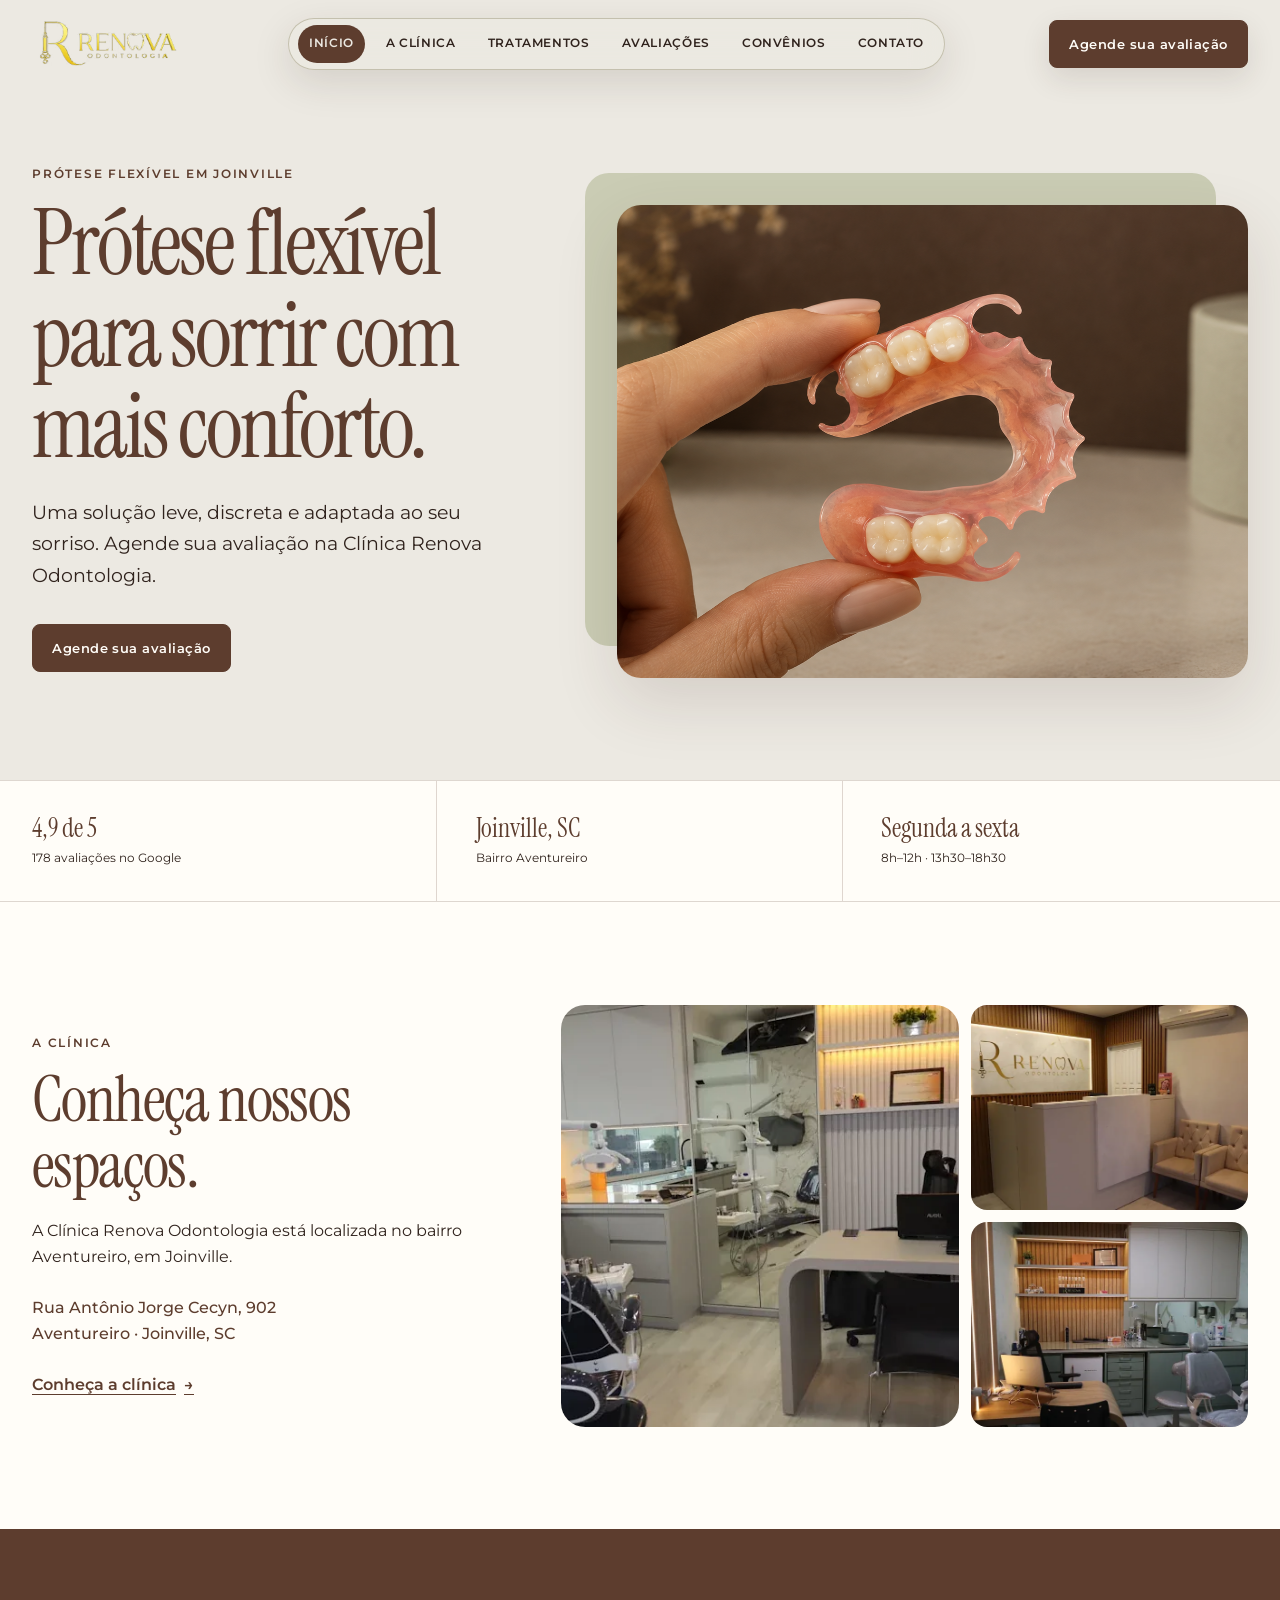
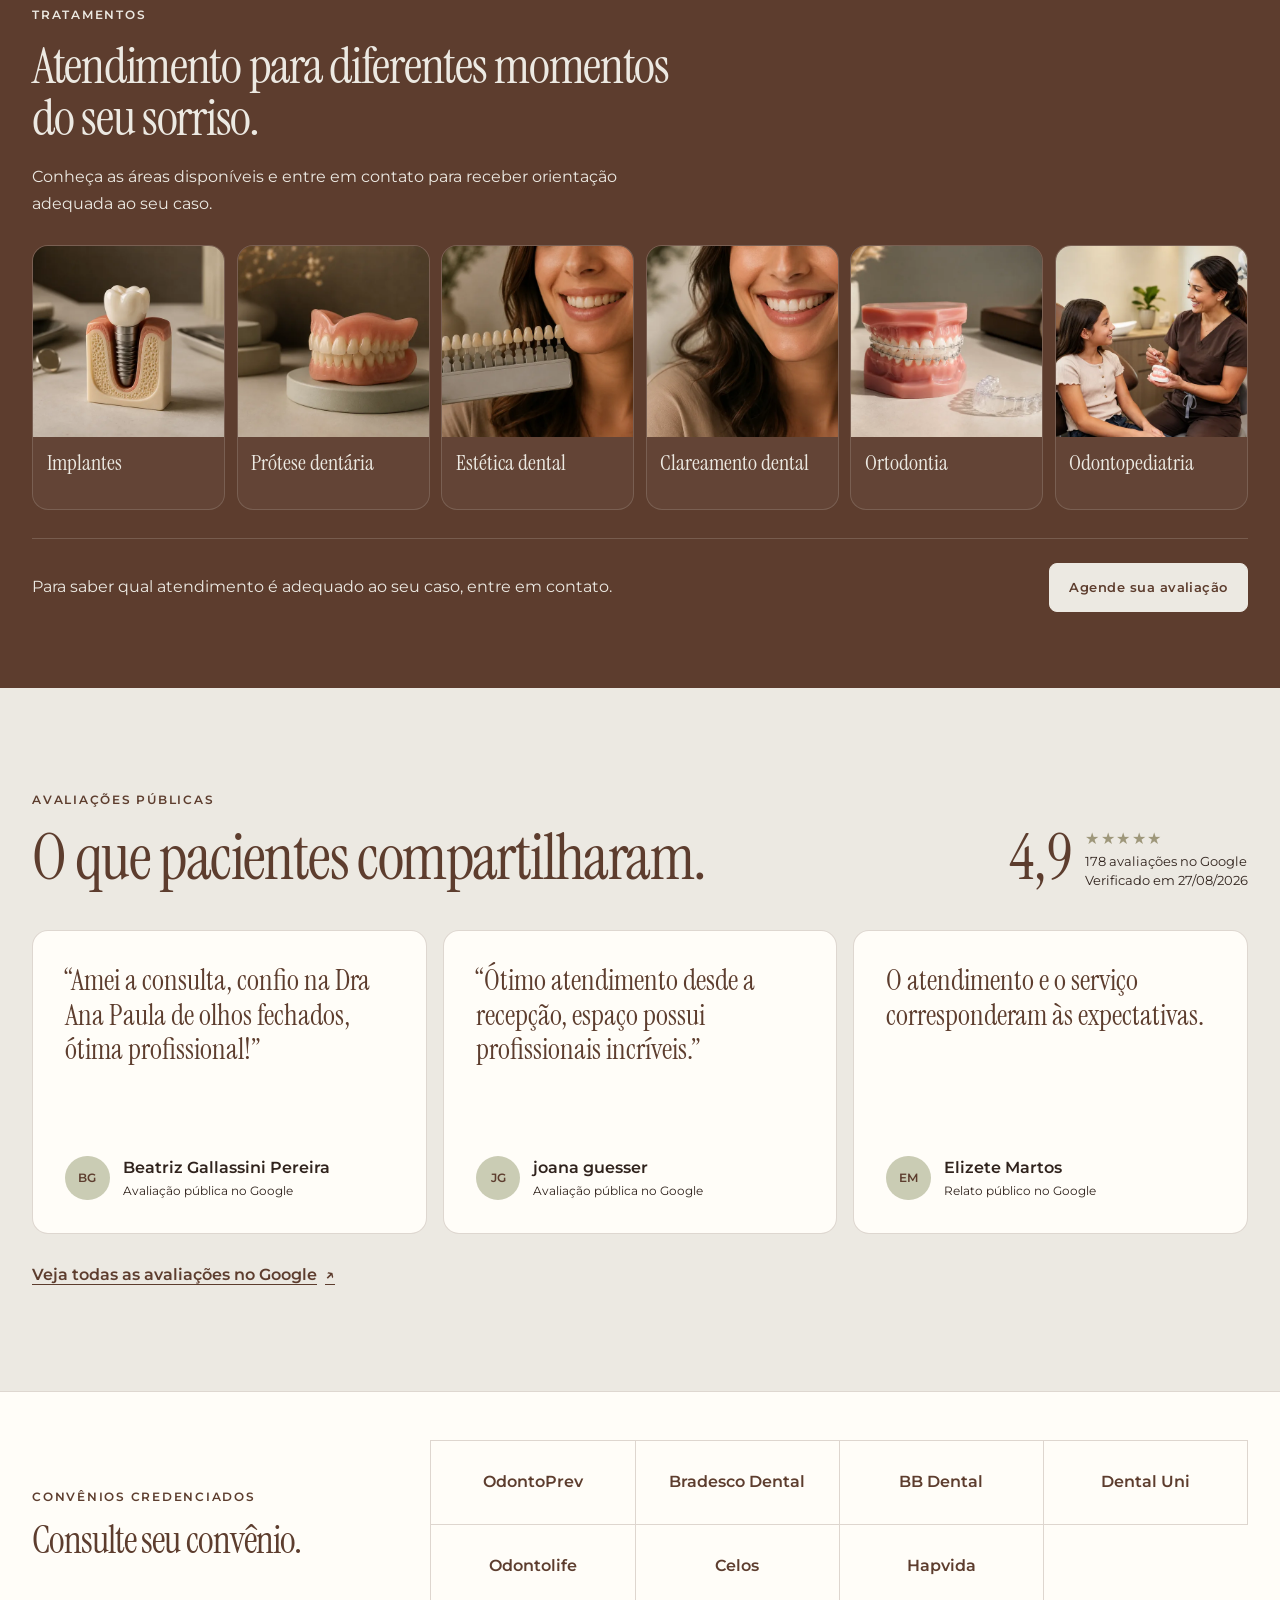
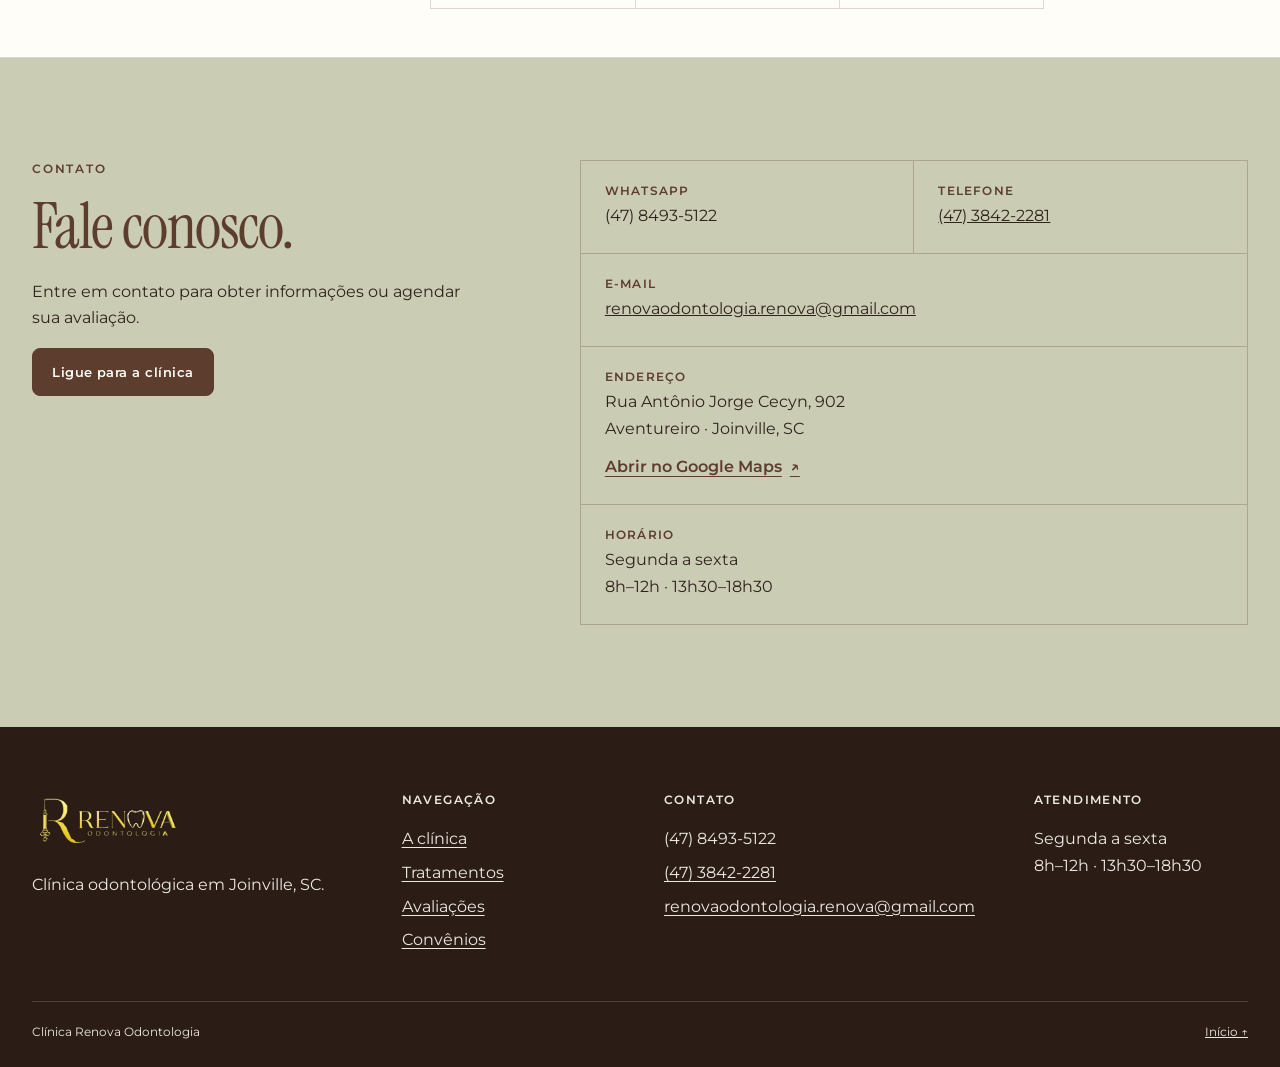
<file: protese.html>
<!doctype html>
<html lang="pt-BR">
<head>
  <!-- Google Tag Manager -->
  <script>(function(w,d,s,l,i){w[l]=w[l]||[];w[l].push({'gtm.start':
  new Date().getTime(),event:'gtm.js'});var f=d.getElementsByTagName(s)[0],
  j=d.createElement(s),dl=l!='dataLayer'?'&l='+l:'';j.async=true;j.src=
  'https://www.googletagmanager.com/gtm.js?id='+i+dl;f.parentNode.insertBefore(j,f);
  })(window,document,'script','dataLayer','GTM-K669S26S');</script>
  <!-- End Google Tag Manager -->
  <meta charset="utf-8">
  <meta name="viewport" content="width=device-width, initial-scale=1">
  <meta name="description" content="Prótese flexível em Joinville. Conheça uma opção confortável e discreta para o seu sorriso.">
  <meta name="theme-color" content="#5D3D2E">
  <title>Prótese Flexível | Clínica Renova Odontologia</title>
  <link rel="stylesheet" href="assets/vendor/aos/aos.css">
  <link rel="stylesheet" href="assets/css/styles.css">
</head>
<body>
  <a class="skip-link" href="#conteudo">Ir para o conteúdo</a>

  <header class="site-header">
    <div class="container header-inner">
      <a class="brand" href="index.html" aria-label="Clínica Renova Odontologia — início">
        <img src="assets/images/logo-renova-transparente.png" alt="Clínica Renova Odontologia" width="446" height="178">
      </a>

      <nav class="desktop-nav" aria-label="Navegação principal">
        <a href="index.html" aria-current="page">Início</a><a href="clinica.html">A clínica</a><a href="tratamentos.html">Tratamentos</a><a href="avaliacoes.html">Avaliações</a><a href="convenios.html">Convênios</a><a href="contato.html">Contato</a>
      </nav>

      <details class="nav-shell">
        <summary aria-label="Abrir menu">Menu</summary>
        <nav aria-label="Navegação principal">
          <a href="index.html" aria-current="page">Início</a>
          <a href="clinica.html">A clínica</a>
          <a href="tratamentos.html">Tratamentos</a>
          <a href="avaliacoes.html">Avaliações</a>
          <a href="convenios.html">Convênios</a>
          <a href="contato.html">Contato</a>
        </nav>
      </details>

      <a class="button button-primary header-cta" href="https://api.whatsapp.com/send/?phone=4784935122" target="_blank" rel="noopener noreferrer">Agende sua avaliação<span class="sr-only"> pelo WhatsApp (abre em nova aba)</span></a>
    </div>
  </header>

  <main id="conteudo">
    <section class="hero hero-protese" id="inicio" aria-labelledby="hero-title">
      <div class="container hero-grid">
        <div class="hero-copy" data-aos="fade-right">
          <p class="eyebrow">Prótese flexível em Joinville</p>
          <h1 id="hero-title">Prótese flexível para sorrir com mais conforto.</h1>
          <p class="hero-text">Uma solução leve, discreta e adaptada ao seu sorriso. Agende sua avaliação na Clínica Renova Odontologia.</p>
          <div class="button-group">
            <a class="button button-primary" href="https://api.whatsapp.com/send/?phone=4784935122" target="_blank" rel="noopener noreferrer">Agende sua avaliação<span class="sr-only"> pelo WhatsApp (abre em nova aba)</span></a>
          </div>
        </div>
        <figure class="hero-media" data-aos="fade-left" data-aos-duration="800">
          <img src="assets/images/protese-flex.png" alt="Prótese flexível dentária" width="1672" height="940" fetchpriority="high">
        </figure>
      </div>
    </section>

    <aside class="facts" aria-label="Informações da clínica">
      <div class="container facts-grid" data-aos="fade-up">
        <a class="fact" href="https://www.google.com/maps/place/Cl%C3%ADnica+Renova+Odontologia/data=!4m2!3m1!1s0x0:0xff9332a18f441b49" target="_blank" rel="noopener noreferrer">
          <span class="fact-value">4,9 de 5</span>
          <span>178 avaliações no Google <span class="sr-only">(abre em nova aba)</span></span>
        </a>
        <div class="fact">
          <span class="fact-value">Joinville, SC</span>
          <span>Bairro Aventureiro</span>
        </div>
        <div class="fact">
          <span class="fact-value">Segunda a sexta</span>
          <span>8h–12h · 13h30–18h30</span>
        </div>
      </div>
    </aside>

    <section class="clinic section" id="clinica" aria-labelledby="clinica-title">
      <div class="container clinic-grid">
        <div class="clinic-copy" data-aos="fade-right">
          <p class="eyebrow">A clínica</p>
          <h2 id="clinica-title">Conheça nossos espaços.</h2>
          <p>A Clínica Renova Odontologia está localizada no bairro Aventureiro, em Joinville.</p>
          <address>Rua Antônio Jorge Cecyn, 902<br>Aventureiro · Joinville, SC</address>
          <a class="text-link" href="clinica.html">Conheça a clínica <span aria-hidden="true">→</span></a>
        </div>
        <div class="clinic-gallery" aria-label="Ambientes da Clínica Renova Odontologia" data-aos="fade-left" data-aos-duration="800">
          <figure class="gallery-main">
            <img src="assets/images/optimized/consultorio-01.webp" alt="Consultório da Clínica Renova Odontologia" width="680" height="453" loading="lazy" decoding="async">
          </figure>
          <figure>
            <img src="assets/images/optimized/hero.webp" alt="Recepção da Clínica Renova Odontologia" width="680" height="453" loading="lazy" decoding="async">
          </figure>
          <figure>
            <img src="assets/images/optimized/consultorio-02.webp" alt="Segundo consultório da Clínica Renova Odontologia" width="680" height="453" loading="lazy" decoding="async">
          </figure>
        </div>
      </div>
    </section>

    <section class="treatments section" id="tratamentos" aria-labelledby="tratamentos-title">
      <div class="container">
        <div class="section-heading" data-aos="fade-up">
          <p class="eyebrow">Tratamentos</p>
          <h2 id="tratamentos-title">Atendimento para diferentes momentos do seu sorriso.</h2>
          <p>Conheça as áreas disponíveis e entre em contato para receber orientação adequada ao seu caso.</p>
        </div>

        <div class="treatment-grid">
          <article class="treatment-card" data-aos="fade-up">
            <div class="treatment-image"><img src="assets/images/optimized/implantes.webp" alt="Modelo odontológico de implante dentário" width="720" height="540" loading="lazy" decoding="async"></div>
            <div><h3>Implantes</h3></div>
          </article>
          <article class="treatment-card" data-aos="fade-up" data-aos-delay="50">
            <div class="treatment-image"><img src="assets/images/optimized/protese-dentaria.webp" alt="Modelo de prótese dentária" width="720" height="540" loading="lazy" decoding="async"></div>
            <div><h3>Prótese dentária</h3></div>
          </article>
          <article class="treatment-card" data-aos="fade-up" data-aos-delay="100">
            <div class="treatment-image"><img src="assets/images/optimized/estetica-dental.webp" alt="Seleção de tonalidades para estética dental" width="720" height="540" loading="lazy" decoding="async"></div>
            <div><h3>Estética dental</h3></div>
          </article>
          <article class="treatment-card" data-aos="fade-up" data-aos-delay="150">
            <div class="treatment-image"><img src="assets/images/optimized/clareamento-dental.webp" alt="Sorriso relacionado ao clareamento dental" width="720" height="540" loading="lazy" decoding="async"></div>
            <div><h3>Clareamento dental</h3></div>
          </article>
          <article class="treatment-card" data-aos="fade-up" data-aos-delay="200">
            <div class="treatment-image"><img src="assets/images/optimized/ortodontia.webp" alt="Modelo odontológico com aparelho e alinhador" width="720" height="540" loading="lazy" decoding="async"></div>
            <div><h3>Ortodontia</h3></div>
          </article>
          <article class="treatment-card" data-aos="fade-up" data-aos-delay="250">
            <div class="treatment-image"><img src="assets/images/optimized/odontopediatria.webp" alt="Conversa em atendimento odontopediátrico" width="720" height="540" loading="lazy" decoding="async"></div>
            <div><h3>Odontopediatria</h3></div>
          </article>
        </div>
        <div class="section-action" data-aos="fade">
          <p>Para saber qual atendimento é adequado ao seu caso, entre em contato.</p>
          <a class="button button-light" href="https://api.whatsapp.com/send/?phone=4784935122" target="_blank" rel="noopener noreferrer">Agende sua avaliação<span class="sr-only"> pelo WhatsApp (abre em nova aba)</span></a>
        </div>
      </div>
    </section>

    <section class="reviews section" id="avaliacoes" aria-labelledby="avaliacoes-title">
      <div class="container">
        <div class="reviews-heading" data-aos="fade-down">
          <div>
            <p class="eyebrow">Avaliações públicas</p>
            <h2 id="avaliacoes-title">O que pacientes compartilharam.</h2>
          </div>
          <div class="rating-summary" aria-label="Avaliação 4,9 de 5 no Google, baseada em 178 avaliações">
            <strong>4,9</strong>
            <span aria-hidden="true">★★★★★</span>
            <small>178 avaliações no Google<br>Verificado em 27/08/2026</small>
          </div>
        </div>

        <div class="review-grid">
          <figure class="review-card" data-aos="fade-up">
            <blockquote>“Amei a consulta, confio na Dra Ana Paula de olhos fechados, ótima profissional!”</blockquote>
            <figcaption><span class="avatar" aria-hidden="true">BG</span><span><strong>Beatriz Gallassini Pereira</strong><small>Avaliação pública no Google</small></span></figcaption>
          </figure>
          <figure class="review-card" data-aos="fade-up" data-aos-delay="50">
            <blockquote>“Ótimo atendimento desde a recepção, espaço possui profissionais incríveis.”</blockquote>
            <figcaption><span class="avatar" aria-hidden="true">JG</span><span><strong>joana guesser</strong><small>Avaliação pública no Google</small></span></figcaption>
          </figure>
          <figure class="review-card" data-aos="fade-up" data-aos-delay="100">
            <blockquote>O atendimento e o serviço corresponderam às expectativas.</blockquote>
            <figcaption><span class="avatar" aria-hidden="true">EM</span><span><strong>Elizete Martos</strong><small>Relato público no Google</small></span></figcaption>
          </figure>
        </div>

        <a class="text-link reviews-link" href="https://www.google.com/maps/place/Cl%C3%ADnica+Renova+Odontologia/data=!4m2!3m1!1s0x0:0xff9332a18f441b49" target="_blank" rel="noopener noreferrer">Veja todas as avaliações no Google <span aria-hidden="true">↗</span><span class="sr-only"> (abre em nova aba)</span></a>
      </div>
    </section>

    <section class="plans" id="convenios" aria-labelledby="convenios-title">
      <div class="container plans-inner">
        <div class="plans-copy" data-aos="fade-right">
          <p class="eyebrow">Convênios credenciados</p>
          <h2 id="convenios-title">Consulte seu convênio.</h2>
        </div>
        <ul class="plan-list" aria-label="Convênios credenciados" data-aos="fade-left">
          <li>OdontoPrev</li>
          <li>Bradesco Dental</li>
          <li>BB Dental</li>
          <li>Dental Uni</li>
          <li>Odontolife</li>
          <li>Celos</li>
          <li>Hapvida</li>
        </ul>
      </div>
    </section>

    <section class="contact section" id="contato" aria-labelledby="contato-title">
      <div class="container contact-grid">
        <div class="contact-intro" data-aos="fade-right">
          <p class="eyebrow">Contato</p>
          <h2 id="contato-title">Fale conosco.</h2>
          <p>Entre em contato para obter informações ou agendar sua avaliação.</p>
          <a class="button button-primary" href="tel:+554738422281">Ligue para a clínica</a>
        </div>

        <div class="contact-details" data-aos="fade-left" data-aos-duration="800">
          <div class="contact-block">
            <h3>WhatsApp</h3>
            <p>(47) 8493-5122</p>
          </div>
          <div class="contact-block">
            <h3>Telefone</h3>
            <p><a href="tel:+554738422281">(47) 3842-2281</a></p>
          </div>
          <div class="contact-block contact-wide">
            <h3>E-mail</h3>
            <p><a href="mailto:renovaodontologia.renova@gmail.com">renovaodontologia.renova@gmail.com</a></p>
          </div>
          <div class="contact-block contact-wide">
            <h3>Endereço</h3>
            <address>Rua Antônio Jorge Cecyn, 902<br>Aventureiro · Joinville, SC</address>
            <a class="text-link" href="https://www.google.com/maps/place/Cl%C3%ADnica+Renova+Odontologia/data=!4m2!3m1!1s0x0:0xff9332a18f441b49" target="_blank" rel="noopener noreferrer">Abrir no Google Maps <span aria-hidden="true">↗</span><span class="sr-only"> (abre em nova aba)</span></a>
          </div>
          <div class="contact-block contact-wide">
            <h3>Horário</h3>
            <p>Segunda a sexta<br>8h–12h · 13h30–18h30</p>
          </div>
        </div>
      </div>
    </section>

  </main>

  <footer class="site-footer">
    <div class="container footer-grid">
      <div>
        <a class="brand footer-brand" href="#inicio" aria-label="Clínica Renova Odontologia — voltar ao início">
          <img src="assets/images/logo-renova-transparente.png" alt="Clínica Renova Odontologia" width="446" height="178" loading="lazy" decoding="async">
        </a>
        <p>Clínica odontológica em Joinville, SC.</p>
      </div>
      <nav aria-label="Navegação do rodapé">
        <strong>Navegação</strong>
        <a href="clinica.html">A clínica</a>
        <a href="tratamentos.html">Tratamentos</a>
        <a href="avaliacoes.html">Avaliações</a>
        <a href="convenios.html">Convênios</a>
      </nav>
      <div class="footer-contact">
        <strong>Contato</strong>
        <span>(47) 8493-5122</span>
        <a href="tel:+554738422281">(47) 3842-2281</a>
        <a href="mailto:renovaodontologia.renova@gmail.com">renovaodontologia.renova@gmail.com</a>
      </div>
      <div>
        <strong>Atendimento</strong>
        <p>Segunda a sexta<br>8h–12h · 13h30–18h30</p>
      </div>
    </div>
    <div class="container footer-bottom">
      <span>Clínica Renova Odontologia</span>
      <a href="index.html">Início ↑</a>
    </div>
  </footer>
  <script src="assets/vendor/aos/aos.js" defer></script>
  <script src="assets/js/aos-init.js" defer></script>
</body>
</html>
</file>
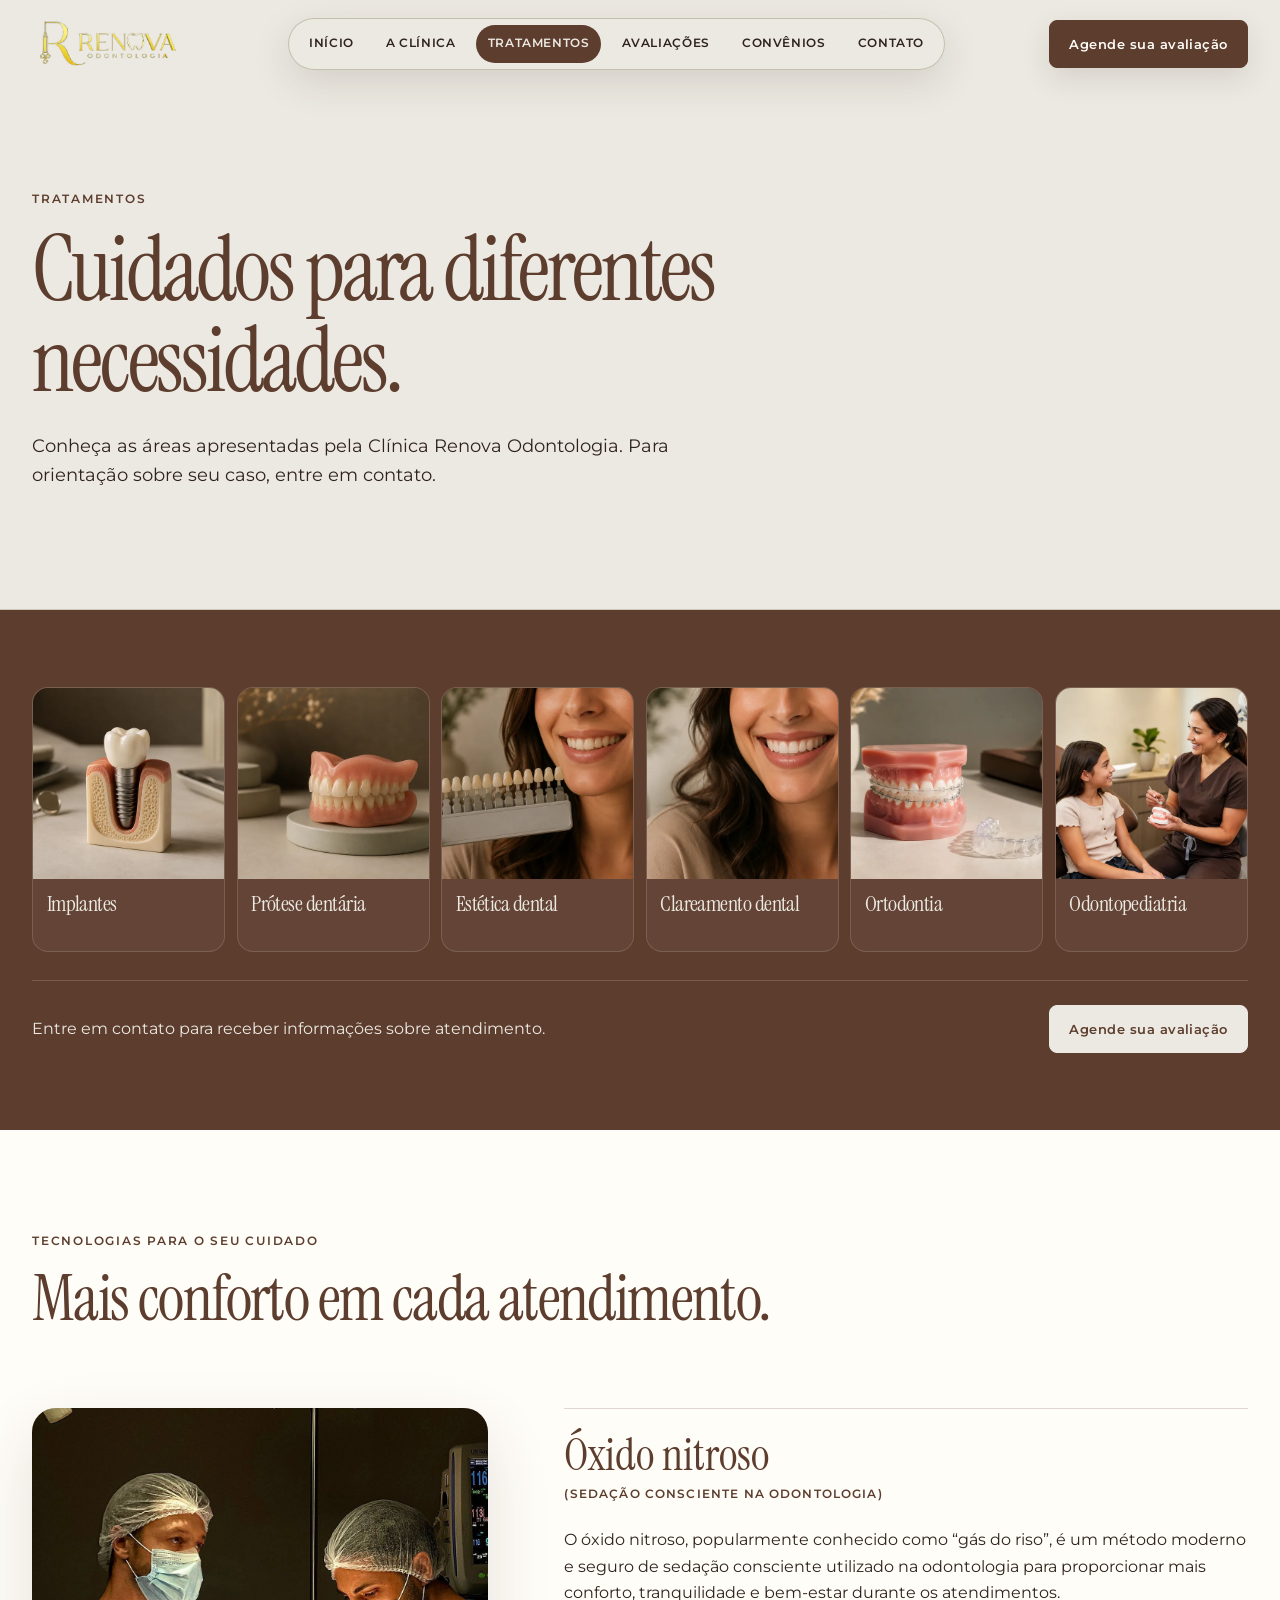
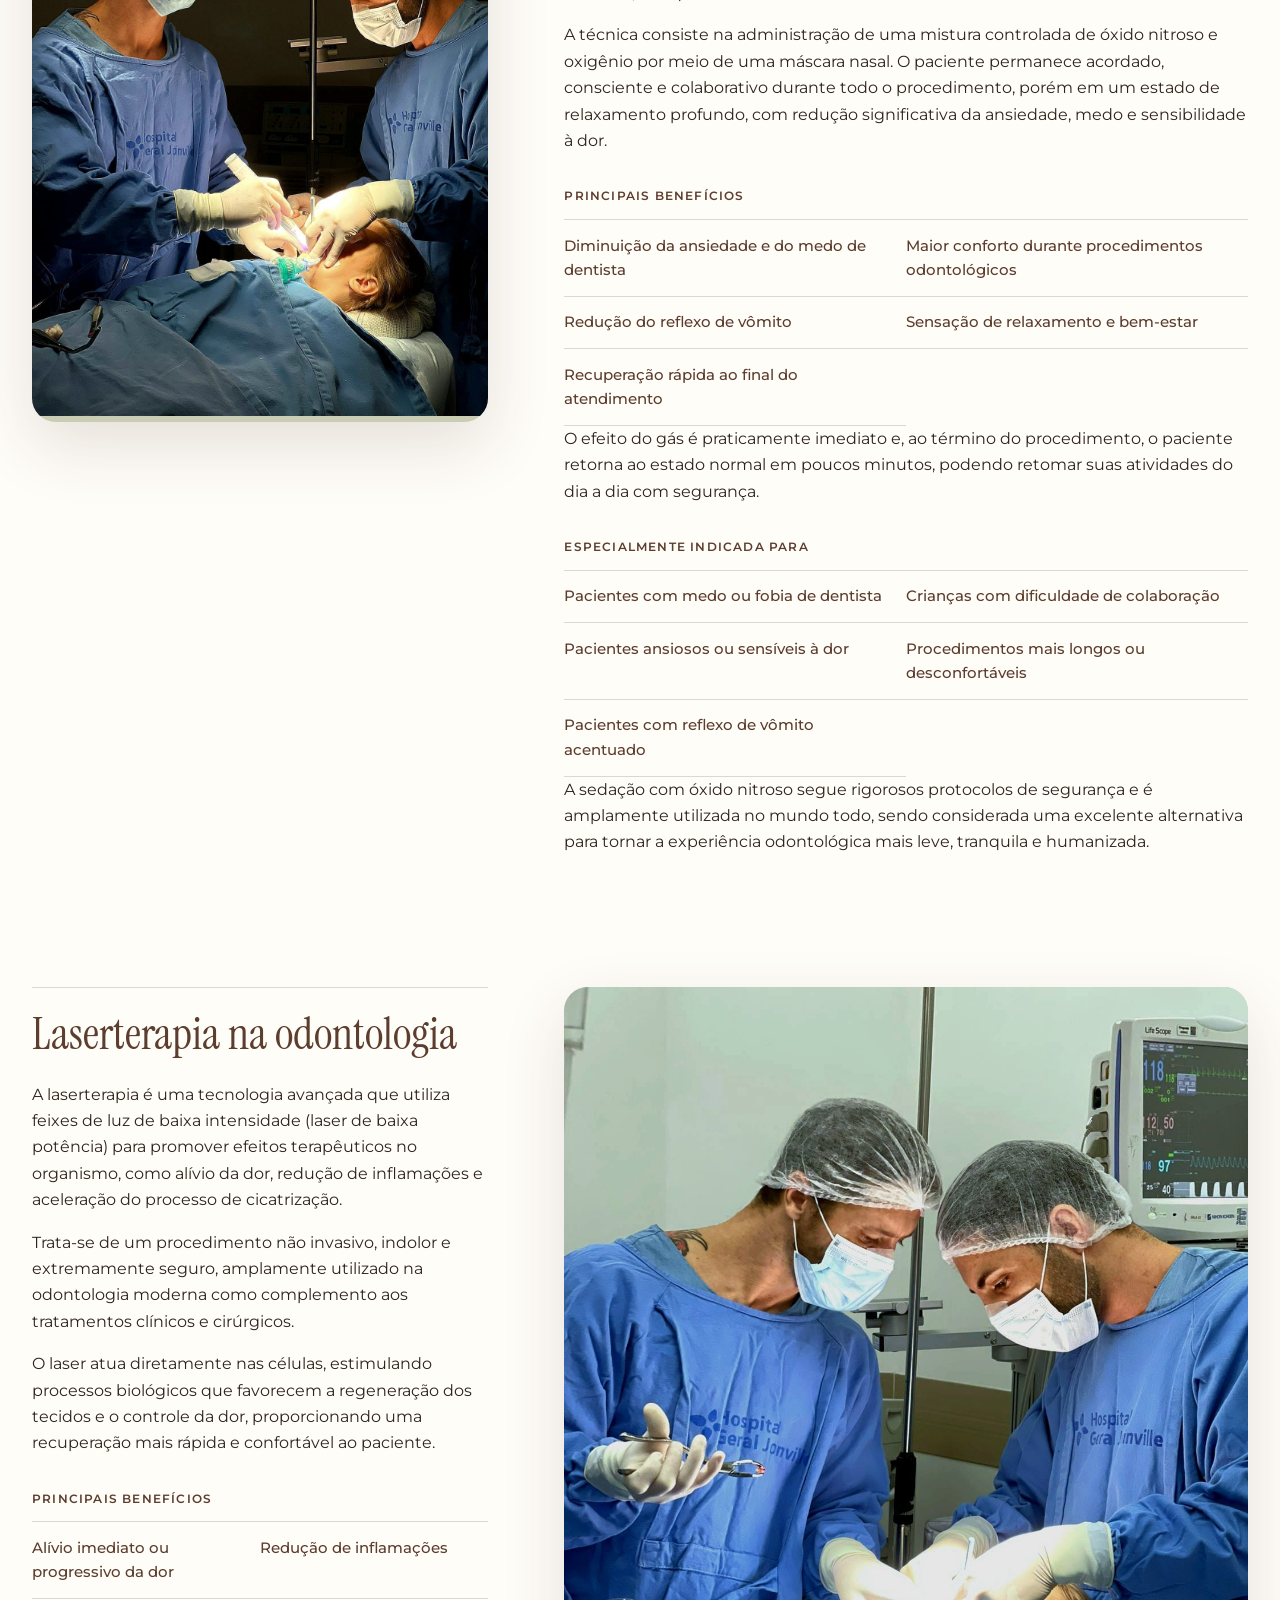
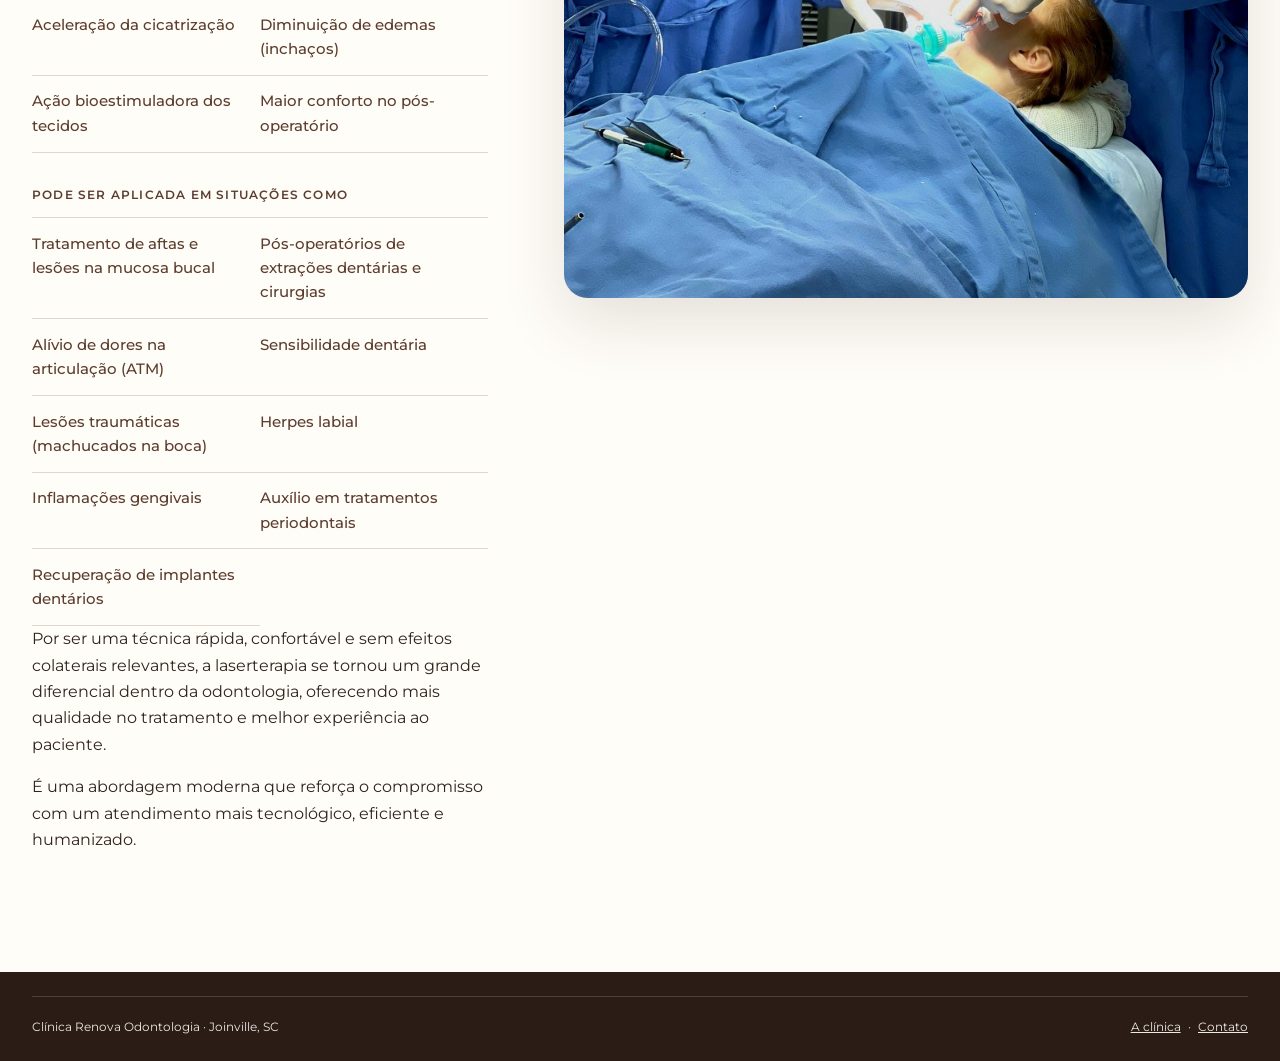
<file: tratamentos.html>
<!doctype html>
<html lang="pt-BR">
<head>
  <!-- Google Tag Manager -->
  <script>(function(w,d,s,l,i){w[l]=w[l]||[];w[l].push({'gtm.start':
  new Date().getTime(),event:'gtm.js'});var f=d.getElementsByTagName(s)[0],
  j=d.createElement(s),dl=l!='dataLayer'?'&l='+l:'';j.async=true;j.src=
  'https://www.googletagmanager.com/gtm.js?id='+i+dl;f.parentNode.insertBefore(j,f);
  })(window,document,'script','dataLayer','GTM-K669S26S');</script>
  <!-- End Google Tag Manager -->
  <meta charset="utf-8"><meta name="viewport" content="width=device-width, initial-scale=1">
  <meta name="description" content="Conheça os tratamentos apresentados pela Clínica Renova Odontologia.">
  <meta name="theme-color" content="#5D3D2E"><title>Tratamentos | Renova Odontologia</title><link rel="stylesheet" href="assets/vendor/aos/aos.css"><link rel="stylesheet" href="assets/css/styles.css">
</head>
<body>
  <a class="skip-link" href="#conteudo">Ir para o conteúdo</a>
  <header class="site-header"><div class="container header-inner">
    <a class="brand" href="index.html" aria-label="Clínica Renova Odontologia — início"><img src="assets/images/logo-renova-transparente.png" alt="Clínica Renova Odontologia" width="446" height="178"></a>
    <nav class="desktop-nav" aria-label="Navegação principal"><a href="index.html">Início</a><a href="clinica.html">A clínica</a><a href="tratamentos.html" aria-current="page">Tratamentos</a><a href="avaliacoes.html">Avaliações</a><a href="convenios.html">Convênios</a><a href="contato.html">Contato</a></nav>
    <details class="nav-shell"><summary aria-label="Abrir menu">Menu</summary><nav aria-label="Navegação principal"><a href="index.html">Início</a><a href="clinica.html">A clínica</a><a href="tratamentos.html" aria-current="page">Tratamentos</a><a href="avaliacoes.html">Avaliações</a><a href="convenios.html">Convênios</a><a href="contato.html">Contato</a></nav></details>
    <a class="button button-primary header-cta" href="https://api.whatsapp.com/send/?phone=4784935122" target="_blank" rel="noopener noreferrer">Agende sua avaliação<span class="sr-only"> pelo WhatsApp (abre em nova aba)</span></a>
  </div></header>
  <main id="conteudo">
    <section class="page-hero page-hero-simple"><div class="container" data-aos="fade-down"><p class="eyebrow">Tratamentos</p><h1>Cuidados para diferentes necessidades.</h1><p>Conheça as áreas apresentadas pela Clínica Renova Odontologia. Para orientação sobre seu caso, entre em contato.</p></div></section>
    <section class="treatments section treatments-page"><div class="container"><div class="treatment-grid">
      <article class="treatment-card" data-aos="fade-up"><div class="treatment-image"><img src="assets/images/optimized/implantes.webp" alt="Modelo odontológico de implante dentário" width="720" height="540"></div><div><h2>Implantes</h2></div></article>
      <article class="treatment-card" data-aos="fade-up" data-aos-delay="50"><div class="treatment-image"><img src="assets/images/optimized/protese-dentaria.webp" alt="Modelo de prótese dentária" width="720" height="540"></div><div><h2>Prótese dentária</h2></div></article>
      <article class="treatment-card" data-aos="fade-up" data-aos-delay="100"><div class="treatment-image"><img src="assets/images/optimized/estetica-dental.webp" alt="Seleção de tonalidades para estética dental" width="720" height="540"></div><div><h2>Estética dental</h2></div></article>
      <article class="treatment-card" data-aos="fade-up" data-aos-delay="150"><div class="treatment-image"><img src="assets/images/optimized/clareamento-dental.webp" alt="Sorriso relacionado ao clareamento dental" width="720" height="540"></div><div><h2>Clareamento dental</h2></div></article>
      <article class="treatment-card" data-aos="fade-up" data-aos-delay="200"><div class="treatment-image"><img src="assets/images/optimized/ortodontia.webp" alt="Modelo odontológico com aparelho e alinhador" width="720" height="540"></div><div><h2>Ortodontia</h2></div></article>
      <article class="treatment-card" data-aos="fade-up" data-aos-delay="250"><div class="treatment-image"><img src="assets/images/optimized/odontopediatria.webp" alt="Conversa em atendimento odontopediátrico" width="720" height="540"></div><div><h2>Odontopediatria</h2></div></article>
    </div><div class="section-action" data-aos="fade"><p>Entre em contato para receber informações sobre atendimento.</p><a class="button button-light" href="https://api.whatsapp.com/send/?phone=4784935122" target="_blank" rel="noopener noreferrer">Agende sua avaliação</a></div></div></section>
    <section class="advanced-care section" aria-labelledby="tecnologias-title"><div class="container">
      <div class="advanced-care-heading" data-aos="fade-up"><p class="eyebrow">Tecnologias para o seu cuidado</p><h2 id="tecnologias-title">Mais conforto em cada atendimento.</h2></div>
      <div class="care-overview">
        <figure class="care-media" data-aos="fade-right"><img src="assets/images/sedacao-consciente.png" alt="Profissionais durante atendimento odontológico" width="1200" height="1600" loading="lazy" decoding="async"></figure>
        <article class="care-detail" data-aos="fade-left"><h3>Óxido nitroso <span>(sedação consciente na odontologia)</span></h3>
          <p>O óxido nitroso, popularmente conhecido como “gás do riso”, é um método moderno e seguro de sedação consciente utilizado na odontologia para proporcionar mais conforto, tranquilidade e bem-estar durante os atendimentos.</p>
          <p>A técnica consiste na administração de uma mistura controlada de óxido nitroso e oxigênio por meio de uma máscara nasal. O paciente permanece acordado, consciente e colaborativo durante todo o procedimento, porém em um estado de relaxamento profundo, com redução significativa da ansiedade, medo e sensibilidade à dor.</p>
          <h4>Principais benefícios</h4><ul class="care-list"><li>Diminuição da ansiedade e do medo de dentista</li><li>Maior conforto durante procedimentos odontológicos</li><li>Redução do reflexo de vômito</li><li>Sensação de relaxamento e bem-estar</li><li>Recuperação rápida ao final do atendimento</li></ul>
          <p>O efeito do gás é praticamente imediato e, ao término do procedimento, o paciente retorna ao estado normal em poucos minutos, podendo retomar suas atividades do dia a dia com segurança.</p>
          <h4>Especialmente indicada para</h4><ul class="care-list"><li>Pacientes com medo ou fobia de dentista</li><li>Crianças com dificuldade de colaboração</li><li>Pacientes ansiosos ou sensíveis à dor</li><li>Procedimentos mais longos ou desconfortáveis</li><li>Pacientes com reflexo de vômito acentuado</li></ul>
          <p>A sedação com óxido nitroso segue rigorosos protocolos de segurança e é amplamente utilizada no mundo todo, sendo considerada uma excelente alternativa para tornar a experiência odontológica mais leve, tranquila e humanizada.</p>
        </article>
      </div>
      <div class="care-overview care-overview-laser">
      <article class="care-detail care-detail-laser" data-aos="fade-up"><h3>Laserterapia na odontologia</h3>
        <p>A laserterapia é uma tecnologia avançada que utiliza feixes de luz de baixa intensidade (laser de baixa potência) para promover efeitos terapêuticos no organismo, como alívio da dor, redução de inflamações e aceleração do processo de cicatrização.</p>
        <p>Trata-se de um procedimento não invasivo, indolor e extremamente seguro, amplamente utilizado na odontologia moderna como complemento aos tratamentos clínicos e cirúrgicos.</p>
        <p>O laser atua diretamente nas células, estimulando processos biológicos que favorecem a regeneração dos tecidos e o controle da dor, proporcionando uma recuperação mais rápida e confortável ao paciente.</p>
        <h4>Principais benefícios</h4><ul class="care-list"><li>Alívio imediato ou progressivo da dor</li><li>Redução de inflamações</li><li>Aceleração da cicatrização</li><li>Diminuição de edemas (inchaços)</li><li>Ação bioestimuladora dos tecidos</li><li>Maior conforto no pós-operatório</li></ul>
        <h4>Pode ser aplicada em situações como</h4><ul class="care-list"><li>Tratamento de aftas e lesões na mucosa bucal</li><li>Pós-operatórios de extrações dentárias e cirurgias</li><li>Alívio de dores na articulação (ATM)</li><li>Sensibilidade dentária</li><li>Lesões traumáticas (machucados na boca)</li><li>Herpes labial</li><li>Inflamações gengivais</li><li>Auxílio em tratamentos periodontais</li><li>Recuperação de implantes dentários</li></ul>
        <p>Por ser uma técnica rápida, confortável e sem efeitos colaterais relevantes, a laserterapia se tornou um grande diferencial dentro da odontologia, oferecendo mais qualidade no tratamento e melhor experiência ao paciente.</p>
        <p>É uma abordagem moderna que reforça o compromisso com um atendimento mais tecnológico, eficiente e humanizado.</p>
      </article>
        <figure class="care-media" data-aos="fade-left"><img src="assets/images/laserterapia.png" alt="Profissionais durante atendimento odontológico" width="1200" height="1600" loading="lazy" decoding="async"></figure>
      </div>
    </div></section>
  </main>
  <footer class="site-footer compact-footer"><div class="container footer-bottom"><span>Clínica Renova Odontologia · Joinville, SC</span><nav aria-label="Links do rodapé"><a href="clinica.html">A clínica</a> · <a href="contato.html">Contato</a></nav></div></footer>
  <script src="assets/vendor/aos/aos.js" defer></script><script src="assets/js/aos-init.js" defer></script>
</body></html>
</file>
<file: assets/css/styles.css>
@font-face {
  font-family: "Instrument Serif";
  src: url("../fonts/InstrumentSerif-Regular.ttf") format("truetype");
  font-display: swap;
  font-style: normal;
  font-weight: 400;
}

@font-face {
  font-family: "Instrument Serif";
  src: url("../fonts/InstrumentSerif-Italic.ttf") format("truetype");
  font-display: swap;
  font-style: italic;
  font-weight: 400;
}

@font-face {
  font-family: "Montserrat";
  src: url("../fonts/Montserrat-Regular.ttf") format("truetype");
  font-display: swap;
  font-style: normal;
  font-weight: 400;
}

@font-face {
  font-family: "Montserrat";
  src: url("../fonts/Montserrat-Medium.ttf") format("truetype");
  font-display: swap;
  font-style: normal;
  font-weight: 500;
}

@font-face {
  font-family: "Montserrat";
  src: url("../fonts/Montserrat-SemiBold.ttf") format("truetype");
  font-display: swap;
  font-style: normal;
  font-weight: 600;
}

:root {
  --chocolate: #5d3d2e;
  --sage: #caccb4;
  --off-white: #ece9e2;
  --tan: #9e977a;
  --white: #fffdf8;
  --ink: #30231d;
  --border: rgba(93, 61, 46, 0.2);
  --shadow: 0 24px 64px rgba(70, 46, 35, 0.14);
  --radius-sm: 0.5rem;
  --radius-md: 1rem;
  --radius-lg: 1.5rem;
  --container: 76rem;
}

*, *::before, *::after { box-sizing: border-box; }
html { overflow-x: clip; scroll-behavior: smooth; }
body {
  margin: 0;
  overflow-x: clip;
  background: var(--off-white);
  color: var(--ink);
  font-family: "Montserrat", Arial, sans-serif;
  font-size: 1rem;
  line-height: 1.65;
}
img { display: block; max-width: 100%; }
a { color: inherit; }
address { font-style: normal; }
ul { margin: 0; padding: 0; list-style: none; }
h1, h2, h3, p { margin-top: 0; }
h1, h2, h3 { color: var(--chocolate); font-family: "Instrument Serif", Georgia, serif; font-weight: 400; line-height: 1.02; }
h1 { margin-bottom: 1.5rem; font-size: clamp(3rem, 7vw, 6.6rem); letter-spacing: -0.035em; }
h2 { margin-bottom: 1.25rem; font-size: clamp(2.4rem, 5vw, 4.4rem); letter-spacing: -0.025em; }
h3 { margin-bottom: 0.35rem; font-size: 1.75rem; }

.container { width: min(calc(100% - 3rem), var(--container)); margin-inline: auto; }
.sr-only { position: absolute; width: 1px; height: 1px; padding: 0; margin: -1px; overflow: hidden; clip: rect(0, 0, 0, 0); white-space: nowrap; border: 0; }
.skip-link { position: fixed; z-index: 100; top: 0.75rem; left: 0.75rem; padding: 0.75rem 1rem; background: var(--chocolate); color: var(--white); transform: translateY(-160%); }
.skip-link:focus { transform: translateY(0); }

.site-header { position: sticky; z-index: 20; top: 0; padding-block: 0.85rem; pointer-events: none; }
.header-inner { min-height: 3.75rem; display: grid; grid-template-columns: auto 1fr auto; align-items: center; gap: 2rem; }
.header-inner > * { pointer-events: auto; }
.brand { width: 9.5rem; height: 3.8rem; display: flex; align-items: center; }
.brand img { width: 100%; height: auto; object-fit: contain; }
.desktop-nav { min-height: 3rem; padding: 0.35rem 0.55rem; justify-self: center; display: flex; align-items: center; justify-content: center; gap: clamp(0.15rem, 0.7vw, 0.65rem); overflow: hidden; border: 1px solid rgba(158, 151, 122, 0.5); border-radius: 999px; background: rgba(236, 233, 226, 0.9); box-shadow: 0 0.8rem 2.4rem rgba(57, 40, 32, 0.13); backdrop-filter: blur(16px); }
.desktop-nav a { min-height: 2.2rem; padding: 0.62rem clamp(0.55rem, 0.9vw, 0.85rem); display: inline-flex; align-items: center; border-radius: 999px; text-decoration: none; font-size: 0.72rem; font-weight: 600; letter-spacing: 0.055em; text-transform: uppercase; transition: color 180ms ease, background-color 180ms ease, transform 180ms ease; }
.desktop-nav a:hover { background: rgba(202, 204, 180, 0.48); transform: translateY(-1px); }
.desktop-nav a[aria-current="page"] { background: var(--chocolate); color: var(--off-white); }
.nav-shell { display: none; justify-self: center; }
.nav-shell summary { display: none; }
.nav-shell nav { min-height: 3rem; padding: 0.35rem 0.55rem; display: flex; align-items: center; justify-content: center; gap: clamp(0.15rem, 0.7vw, 0.65rem); overflow: hidden; border: 1px solid rgba(158, 151, 122, 0.5); border-radius: 999px; background: rgba(236, 233, 226, 0.9); box-shadow: 0 0.8rem 2.4rem rgba(57, 40, 32, 0.13); backdrop-filter: blur(16px); }
.nav-shell:not([open]) nav { display: flex; }
.nav-shell nav a { min-height: 2.2rem; padding: 0.62rem clamp(0.55rem, 0.9vw, 0.85rem); display: inline-flex; align-items: center; border-radius: 999px; text-decoration: none; font-size: 0.72rem; font-weight: 600; letter-spacing: 0.055em; text-transform: uppercase; transition: color 180ms ease, background-color 180ms ease, transform 180ms ease; }
.nav-shell nav a:hover { background: rgba(202, 204, 180, 0.48); transform: translateY(-1px); }
.nav-shell nav a[aria-current="page"] { background: var(--chocolate); color: var(--off-white); }
.header-cta { border-radius: 999px; box-shadow: 0 0.65rem 1.8rem rgba(57, 40, 32, 0.12); }

.button { min-height: 2.9rem; display: inline-flex; align-items: center; justify-content: center; padding: 0.75rem 1.2rem; border: 1px solid var(--chocolate); border-radius: var(--radius-sm); text-decoration: none; font-size: 0.84rem; font-weight: 600; letter-spacing: 0.035em; transition: background-color 180ms ease, color 180ms ease, transform 180ms ease; }
.button:hover { transform: translateY(-2px); }
.button-primary { background: var(--chocolate); color: var(--white); }
.button-primary:hover { background: var(--ink); }
.button-secondary { background: transparent; color: var(--chocolate); }
.button-secondary:hover { background: rgba(93, 61, 46, 0.08); }
.button-light { border-color: var(--off-white); background: var(--off-white); color: var(--chocolate); }
.button-light:hover { background: var(--white); }
.text-link { display: inline-flex; align-items: center; gap: 0.5rem; color: var(--chocolate); font-weight: 600; text-underline-offset: 0.25rem; }

.hero { padding: clamp(2.5rem, 6vw, 6rem) 0 clamp(4rem, 8vw, 8rem); overflow: clip; }
.hero-grid { display: grid; grid-template-columns: 0.88fr 1.12fr; align-items: center; gap: clamp(2.5rem, 7vw, 7rem); }
.hero-copy { position: relative; z-index: 1; }
.hero-text { max-width: 36rem; margin-bottom: 2rem; font-size: clamp(1.05rem, 1.5vw, 1.22rem); }
.eyebrow { margin-bottom: 0.9rem; color: var(--chocolate); font-size: 0.73rem; font-weight: 600; letter-spacing: 0.15em; text-transform: uppercase; }
.button-group { display: flex; flex-wrap: wrap; gap: 0.75rem; }
.hero-media { margin: 0; position: relative; }
.hero-media::before { content: ""; position: absolute; inset: -2rem 2rem 2rem -2rem; z-index: -1; border-radius: var(--radius-lg); background: var(--sage); }
.hero-media img { width: 100%; aspect-ratio: 4 / 3; object-fit: cover; border-radius: var(--radius-lg); box-shadow: var(--shadow); }
.hero-protese .hero-grid { align-items: stretch; }
.hero-protese .hero-media { align-self: stretch; margin-top: 2.5rem; }
.hero-protese .hero-media img { height: 100%; }

.page-hero { padding: clamp(4rem, 8vw, 8rem) 0; background: var(--off-white); }
.clinic-grid { display: grid; grid-template-columns: 0.78fr 1.22fr; align-items: center; gap: clamp(2.5rem, 7vw, 7rem); }
.clinic-copy { max-width: 30rem; }
.clinic-copy address { margin: 1.5rem 0; color: var(--chocolate); font-weight: 500; }
.clinic-gallery { min-height: clamp(22rem, 33vw, 31rem); display: grid; grid-template-columns: 1.18fr 0.82fr; grid-template-rows: repeat(2, minmax(0, 1fr)); gap: 0.75rem; }
.clinic-gallery figure { min-width: 0; min-height: 0; margin: 0; overflow: hidden; border-radius: var(--radius-md); background: var(--sage); }
.clinic-gallery .gallery-main { grid-row: 1 / -1; border-radius: var(--radius-lg); }
.clinic-gallery img { width: 100%; height: 100%; object-fit: cover; }
.page-hero-grid { display: grid; grid-template-columns: 0.85fr 1.15fr; align-items: center; gap: clamp(3rem, 8vw, 8rem); }
.page-hero h1 { max-width: 50rem; }
.page-hero p:last-child { max-width: 42rem; font-size: 1.1rem; }
.page-hero img { width: 100%; aspect-ratio: 4 / 3; object-fit: cover; border-radius: var(--radius-lg); box-shadow: var(--shadow); }
.page-hero-simple { border-bottom: 1px solid var(--border); }
.clinic-hero { padding: 0 0 clamp(2rem, 4vw, 4rem); background: var(--off-white); }
.clinic-hero .page-hero-grid { width: min(calc(100% - 2rem), 100rem); min-height: clamp(36rem, calc(100svh - 5.5rem), 56rem); position: relative; isolation: isolate; display: flex; align-items: flex-end; overflow: hidden; border-radius: var(--radius-lg); box-shadow: var(--shadow); }
.clinic-hero .page-hero-grid::after { content: ""; position: absolute; inset: 0; z-index: -1; background: linear-gradient(90deg, rgba(35, 24, 19, 0.78) 0%, rgba(35, 24, 19, 0.46) 42%, rgba(35, 24, 19, 0.06) 76%); }
.clinic-hero .page-hero-grid > img { position: absolute; inset: 0; z-index: -2; width: 100%; max-width: none; height: 100%; aspect-ratio: auto; object-fit: cover; object-position: center; border-radius: 0; box-shadow: none; }
.clinic-hero-copy { width: min(42rem, 55%); padding: clamp(2rem, 6vw, 6rem); color: var(--off-white); }
.clinic-hero-copy .eyebrow, .clinic-hero-copy h1 { color: var(--off-white); }
.clinic-hero-copy h1 { margin-bottom: 1.2rem; text-wrap: balance; }
.clinic-hero-copy p:last-child { max-width: 32rem; color: var(--off-white); }
.page-section { background: var(--white); }
.page-cta { padding: clamp(3rem, 6vw, 5rem) 0; background: var(--chocolate); color: var(--off-white); }
.page-cta h2, .page-cta .eyebrow { color: var(--off-white); }
.page-cta h2 { margin-bottom: 0; }
.page-cta-inner { display: flex; align-items: center; justify-content: space-between; gap: 2rem; }
.page-rating { display: flex; align-items: center; gap: 1rem; color: var(--chocolate); }
.page-rating strong { font-family: "Instrument Serif", Georgia, serif; font-size: clamp(4rem, 8vw, 7rem); font-weight: 400; line-height: 0.9; }
.page-rating span { font-weight: 600; }
.page-rating small { font-weight: 400; }
.differentials { background: var(--sage); }
.differentials-intro { margin-bottom: 3rem; display: grid; grid-template-columns: 0.8fr 1.2fr; align-items: end; gap: clamp(2rem, 7vw, 7rem); }
.differentials-intro h2 { margin-bottom: 0; }
.feature-list { display: grid; grid-template-columns: 1fr 1fr; border-top: 1px solid rgba(93, 61, 46, 0.28); }
.feature-list li { padding: 0.8rem 0; border-bottom: 1px solid rgba(93, 61, 46, 0.28); color: var(--chocolate); font-weight: 500; }
.feature-list li:nth-child(odd) { padding-right: 1rem; }
.value-grid { display: grid; grid-template-columns: repeat(4, 1fr); border-top: 1px solid rgba(93, 61, 46, 0.3); border-left: 1px solid rgba(93, 61, 46, 0.3); }
.value-grid article { min-height: 12.5rem; padding: 1.6rem; display: flex; flex-direction: column; justify-content: center; border-right: 1px solid rgba(93, 61, 46, 0.3); border-bottom: 1px solid rgba(93, 61, 46, 0.3); }
.value-grid h3 { margin-bottom: 0.7rem; font-size: clamp(1.55rem, 2.5vw, 2.1rem); }
.value-grid p { margin-bottom: 0; }

.facts { border-block: 1px solid var(--border); background: var(--white); }
.facts-grid { display: grid; grid-template-columns: repeat(3, 1fr); }
.fact { min-height: 7.5rem; padding: 1.4rem clamp(1rem, 3vw, 2.4rem); display: flex; flex-direction: column; justify-content: center; border-right: 1px solid var(--border); text-decoration: none; }
.fact:first-child { padding-left: 0; }
.fact:last-child { border-right: 0; }
.fact-value { margin-bottom: 0.15rem; color: var(--chocolate); font-family: "Instrument Serif", Georgia, serif; font-size: clamp(1.35rem, 2vw, 1.8rem); line-height: 1.2; }
.fact > span:last-child { font-size: 0.78rem; }

.section { padding: clamp(4rem, 8vw, 7rem) 0; }
.clinic { background: var(--white); }
.environments-heading { margin-bottom: clamp(3rem, 7vw, 6rem); display: grid; grid-template-columns: 1fr auto; align-items: end; gap: 3rem; }
.environments-heading h2 { max-width: 42rem; margin-bottom: 0; }
.environments-contact { min-width: 18rem; padding-left: 1.5rem; border-left: 1px solid var(--border); }
.environments-contact address { margin-bottom: 1rem; color: var(--chocolate); font-weight: 500; }
.environment-list { display: grid; gap: clamp(4rem, 10vw, 9rem); }
.environment-item { display: grid; grid-template-columns: minmax(9rem, 0.32fr) minmax(0, 1fr); align-items: start; gap: clamp(1.5rem, 5vw, 5rem); }
.environment-item:nth-child(even) { grid-template-columns: minmax(0, 1fr) minmax(9rem, 0.32fr); }
.environment-item:nth-child(even) .environment-label { grid-column: 2; grid-row: 1; }
.environment-item:nth-child(even) > figure, .environment-item:nth-child(even) .environment-media { grid-column: 1; grid-row: 1; }
.environment-label { padding-top: 1rem; border-top: 1px solid var(--border); }
.environment-label span { display: block; margin-bottom: clamp(2rem, 6vw, 5rem); color: var(--tan); font-size: 0.72rem; font-weight: 600; letter-spacing: 0.12em; }
.environment-label h3 { font-size: clamp(2rem, 4vw, 3.5rem); }
.environment-item > figure, .environment-item .environment-media { width: min(100%, 48rem); justify-self: end; }
.environment-item:nth-child(even) > figure, .environment-item:nth-child(even) .environment-media { justify-self: start; }
.environment-item figure { aspect-ratio: 3 / 2; margin: 0; overflow: hidden; border-radius: var(--radius-lg); background: var(--sage); box-shadow: var(--shadow); }
.environment-item img { width: 100%; height: 100%; object-fit: cover; transition: transform 320ms ease; }
.environment-item:hover img { transform: scale(1.015); }
.environment-gallery { display: grid; grid-template-columns: repeat(2, minmax(0, 1fr)); gap: 0.75rem; }
.environment-gallery figure { border-radius: var(--radius-md); box-shadow: none; }
.environment-gallery .environment-main { grid-column: 1 / -1; border-radius: var(--radius-lg); box-shadow: var(--shadow); }
.environment-gallery .environment-focus-clinic img { object-position: center 58%; }
.environment-gallery-pair figure { box-shadow: var(--shadow); }

.treatments { padding-block: clamp(3.5rem, 6vw, 5.25rem); background: var(--chocolate); }
.treatments .eyebrow, .treatments h2, .treatments .section-heading > p { color: var(--off-white); }
.treatments .section-heading { max-width: 42rem; margin-bottom: 1.75rem; }
.treatments .section-heading h2 { font-size: clamp(2.35rem, 4vw, 3.65rem); }
.section-heading { max-width: 48rem; margin-bottom: 2.5rem; }
.section-heading > p:last-child { max-width: 40rem; }
.treatment-grid { display: grid; grid-template-columns: repeat(6, minmax(0, 1fr)); gap: 0.7rem; }
.treatment-card { overflow: hidden; border: 1px solid rgba(236, 233, 226, 0.16); border-radius: var(--radius-md); background: rgba(255, 255, 255, 0.04); }
.treatment-image { width: 100%; aspect-ratio: 1 / 1; overflow: hidden; background: var(--sage); }
.treatment-image img { width: 100%; height: 100%; object-fit: cover; }
.treatment-card > div:not(.treatment-image) { min-height: 4.5rem; padding: 0.9rem 0.85rem 1rem; }
.treatment-card h2, .treatment-card h3 { margin-bottom: 0; color: var(--off-white); font-size: clamp(1.15rem, 1.7vw, 1.5rem); line-height: 1.05; }
.treatments-page { min-height: 55vh; }
.section-action { margin-top: 1.75rem; padding-top: 1.5rem; display: flex; align-items: center; justify-content: space-between; gap: 2rem; border-top: 1px solid rgba(236, 233, 226, 0.18); }
.advanced-care { background: var(--white); }
.advanced-care-heading { max-width: 48rem; margin-bottom: clamp(2.5rem, 6vw, 5rem); }
.advanced-care-heading h2 { margin-bottom: 0; }
.care-overview { display: grid; grid-template-columns: minmax(16rem, 0.8fr) minmax(0, 1.2fr); align-items: start; gap: clamp(2rem, 6vw, 6rem); }
.care-overview-laser { margin-top: clamp(4rem, 9vw, 8rem); }
.care-overview-laser .care-media { order: 2; }
.care-media { min-height: clamp(28rem, 48vw, 43rem); margin: 0; overflow: hidden; border-radius: var(--radius-lg); background: var(--sage); box-shadow: var(--shadow); }
.care-media img { width: 100%; height: 100%; object-fit: cover; object-position: center; }
.care-detail { padding-top: 1.5rem; border-top: 1px solid var(--border); }
.care-detail h3 { margin-bottom: 1.5rem; font-size: clamp(2rem, 3.5vw, 3.2rem); }
.care-detail h3 span { display: block; margin-top: 0.45rem; font-family: "Montserrat", Arial, sans-serif; font-size: 0.72rem; font-weight: 600; letter-spacing: 0.1em; line-height: 1.5; text-transform: uppercase; }
.care-detail h4 { margin: 2rem 0 0.8rem; color: var(--chocolate); font-size: 0.75rem; font-weight: 600; letter-spacing: 0.1em; text-transform: uppercase; }
.care-detail p { max-width: 47rem; }
.care-list { margin: 0; display: grid; grid-template-columns: 1fr 1fr; border-top: 1px solid var(--border); }
.care-list li { padding: 0.85rem 1rem 0.85rem 0; border-bottom: 1px solid var(--border); color: var(--chocolate); font-size: 0.92rem; font-weight: 500; }
.section-action p { max-width: 38rem; margin-bottom: 0; color: var(--off-white); }

.reviews { background: var(--off-white); }
.reviews-heading { margin-bottom: 2.5rem; display: grid; grid-template-columns: 1fr auto; align-items: end; gap: 2rem; }
.reviews-heading h2 { max-width: 46rem; margin-bottom: 0; }
.rating-summary { min-width: 11rem; display: grid; grid-template-columns: auto 1fr; align-items: center; column-gap: 0.75rem; }
.rating-summary strong { grid-row: span 2; color: var(--chocolate); font-family: "Instrument Serif", Georgia, serif; font-size: 4rem; font-weight: 400; line-height: 1; }
.rating-summary > span { color: var(--tan); letter-spacing: 0.1em; }
.rating-summary small { line-height: 1.4; }
.review-grid { display: grid; grid-template-columns: repeat(3, 1fr); gap: 1rem; }
.review-card { min-height: 19rem; margin: 0; padding: 2rem; display: flex; flex-direction: column; justify-content: space-between; border: 1px solid var(--border); border-radius: var(--radius-md); background: var(--white); }
.review-card blockquote { margin: 0 0 2rem; color: var(--chocolate); font-family: "Instrument Serif", Georgia, serif; font-size: clamp(1.55rem, 2.3vw, 2rem); line-height: 1.18; }
.review-card figcaption { display: flex; align-items: center; gap: 0.8rem; }
.review-card figcaption > span:last-child { display: grid; }
.review-card small { font-size: 0.72rem; }
.avatar { width: 2.8rem; height: 2.8rem; flex: 0 0 auto; display: grid; place-items: center; border-radius: 50%; background: var(--sage); color: var(--chocolate); font-size: 0.75rem; font-weight: 600; }
.reviews-link { margin-top: 1.75rem; }

.plans { padding: 3rem 0; border-block: 1px solid var(--border); background: var(--white); }
.plans-inner { display: grid; grid-template-columns: 0.6fr 1.4fr; align-items: center; gap: 3rem; }
.plans-copy h2 { margin-bottom: 0; font-size: clamp(2rem, 3vw, 2.9rem); }
.plan-list { display: grid; grid-template-columns: repeat(4, 1fr); border-top: 1px solid var(--border); border-left: 1px solid var(--border); }
.plan-list li { min-height: 5.25rem; padding: 1rem; display: grid; place-items: center; border-right: 1px solid var(--border); border-bottom: 1px solid var(--border); color: var(--chocolate); text-align: center; font-weight: 600; }
.plans-page { min-height: 55vh; background: var(--white); }
.plan-list-large { grid-template-columns: repeat(4, 1fr); }
.plan-list-large li { min-height: 8rem; font-family: "Instrument Serif", Georgia, serif; font-size: clamp(1.5rem, 2.5vw, 2.2rem); font-weight: 400; }
.center-action { margin-top: 2rem; display: flex; justify-content: center; }

.contact { background: var(--sage); }
.contact-grid { display: grid; grid-template-columns: 0.8fr 1.2fr; gap: clamp(3rem, 8vw, 8rem); }
.contact-intro { max-width: 31rem; }
.contact-details { display: grid; grid-template-columns: 1fr 1fr; border-top: 1px solid rgba(93, 61, 46, 0.28); border-left: 1px solid rgba(93, 61, 46, 0.28); }
.contact-block { min-width: 0; padding: 1.5rem; border-right: 1px solid rgba(93, 61, 46, 0.28); border-bottom: 1px solid rgba(93, 61, 46, 0.28); }
.contact-block h3 { font-family: "Montserrat", Arial, sans-serif; font-size: 0.75rem; font-weight: 600; letter-spacing: 0.1em; text-transform: uppercase; }
.contact-block p { margin-bottom: 0; }
.contact-block a { overflow-wrap: anywhere; }
.contact-wide { grid-column: 1 / -1; }
.contact-block .text-link { margin-top: 0.75rem; }

.site-footer { padding: 4rem 0 1.5rem; background: #2b1c16; color: var(--off-white); }
.footer-grid { display: grid; grid-template-columns: 1.2fr 0.8fr 1.2fr 0.8fr; gap: 3rem; }
.footer-brand { display: block; margin-bottom: 1.25rem; }
.footer-grid strong { display: block; margin-bottom: 1rem; font-size: 0.72rem; letter-spacing: 0.12em; text-transform: uppercase; }
.footer-grid nav, .footer-contact { display: flex; flex-direction: column; align-items: flex-start; gap: 0.45rem; }
.footer-grid nav strong, .footer-contact strong { margin-bottom: 0.55rem; }
.footer-grid a { text-underline-offset: 0.2rem; }
.footer-bottom { margin-top: 3rem; padding-top: 1.25rem; display: flex; justify-content: space-between; gap: 1rem; border-top: 1px solid rgba(236, 233, 226, 0.18); font-size: 0.76rem; }
.compact-footer { padding-top: 1.5rem; }
.compact-footer .footer-bottom { margin-top: 0; }
.compact-footer .footer-bottom nav { display: flex; gap: 0.45rem; }

:focus-visible { outline: 3px solid #fff; outline-offset: 3px; box-shadow: 0 0 0 5px var(--chocolate); }

@media (max-width: 60rem) {
  .header-inner { grid-template-columns: auto 1fr; }
  .header-cta { display: none; }
  .desktop-nav { display: none; }
  .nav-shell { justify-self: end; position: relative; display: block; }
  .nav-shell summary { width: 3rem; height: 3rem; padding: 0; position: relative; display: block; overflow: hidden; cursor: pointer; border: 1px solid rgba(158, 151, 122, 0.55); border-radius: 50%; background: rgba(236, 233, 226, 0.94); box-shadow: 0 0.65rem 1.8rem rgba(57, 40, 32, 0.14); font-size: 0; line-height: 0; list-style: none; transition: color 180ms ease, background-color 180ms ease, transform 180ms ease; }
  .nav-shell summary::-webkit-details-marker { display: none; }
  .nav-shell summary::before { content: ""; width: 1.2rem; height: 0.8rem; position: absolute; top: 50%; left: 50%; border-top: 2px solid currentColor; border-bottom: 2px solid currentColor; background: linear-gradient(currentColor, currentColor) center / 100% 2px no-repeat; transform: translate(-50%, -50%); }
  .nav-shell summary:hover { transform: scale(1.06); }
  .nav-shell[open] summary { background: var(--chocolate); color: var(--off-white); transform: rotate(90deg); }
  .nav-shell nav { position: absolute; top: 3.65rem; right: 0; width: min(19rem, calc(100vw - 2.5rem)); padding: 0.45rem; display: grid; grid-template-columns: repeat(2, minmax(0, 1fr)); gap: 0.2rem; border: 1px solid rgba(158, 151, 122, 0.5); border-radius: var(--radius-md); background: rgba(236, 233, 226, 0.97); box-shadow: 0 1.2rem 3rem rgba(57, 40, 32, 0.18); backdrop-filter: blur(16px); animation: nav-reveal 220ms ease-out both; }
  .site-header { border-bottom: 1px solid rgba(158, 151, 122, 0.35); background: rgba(236, 233, 226, 0.94); box-shadow: 0 0.5rem 1.5rem rgba(57, 40, 32, 0.08); backdrop-filter: blur(16px); }
  .clinic-grid { grid-template-columns: 1fr; }
  .nav-shell:not([open]) nav { display: none; }
  .nav-shell nav a { min-height: 2.75rem; padding: 0.65rem 0.55rem; justify-content: center; border-radius: var(--radius-sm); text-align: center; }
  .hero-grid { grid-template-columns: 1fr; }
  .hero-copy { max-width: 46rem; }
  .hero-media { width: min(100%, 46rem); margin-left: auto; }
  .hero-protese .hero-media { align-self: auto; margin-top: 0; }
  .hero-protese .hero-media img { height: auto; }
  .page-hero-grid { grid-template-columns: 1fr; }
  .page-hero-grid img { max-width: 46rem; margin-left: auto; }
  .clinic-hero .page-hero-grid { min-height: clamp(34rem, 76svh, 46rem); display: flex; }
  .clinic-hero .page-hero-grid > img { max-width: none; margin-left: 0; }
  .clinic-hero-copy { width: min(40rem, 76%); }
  .differentials-intro { grid-template-columns: 1fr; align-items: start; }
  .value-grid { grid-template-columns: 1fr 1fr; }
  .treatment-grid { grid-template-columns: repeat(3, 1fr); }
  .contact-grid { grid-template-columns: 1fr; }
  .care-overview { grid-template-columns: 1fr; }
  .contact-intro { max-width: 46rem; }
  .environments-heading { grid-template-columns: 1fr; align-items: start; }
  .environments-contact { min-width: 0; padding: 1.5rem 0 0; border-top: 1px solid var(--border); border-left: 0; }
  .environment-item, .environment-item:nth-child(even) { grid-template-columns: minmax(7rem, 0.28fr) minmax(0, 1fr); }
  .environment-item:nth-child(even) .environment-label { grid-column: 1; }
  .environment-item:nth-child(even) > figure, .environment-item:nth-child(even) .environment-media { grid-column: 2; }
  .review-grid { grid-template-columns: 1fr 1fr; }
  .review-card:last-child { grid-column: 1 / -1; min-height: 15rem; }
  .plans-inner { grid-template-columns: 1fr; }
  .plan-list-large { grid-template-columns: repeat(3, 1fr); }
  .footer-grid { grid-template-columns: 1fr 1fr; }
}

@media (max-width: 38rem) {
  .container { width: min(calc(100% - 2.5rem), var(--container)); }
  .site-header { padding-block: 0.65rem; }
  .brand { width: 8.2rem; height: 3.4rem; }
  h1 { font-size: clamp(3rem, 15vw, 4.6rem); }
  .hero { padding-top: 2.5rem; }
  .button-group .button { width: 100%; }
  .hero-media::before { inset: -1rem 1rem 1rem -1rem; }
  .clinic-hero { padding-bottom: 2rem; }
  .clinic-hero .page-hero-grid { width: calc(100% - 1rem); min-height: 72svh; border-radius: var(--radius-md); }
  .clinic-hero .page-hero-grid::after { background: linear-gradient(0deg, rgba(35, 24, 19, 0.82) 0%, rgba(35, 24, 19, 0.38) 54%, rgba(35, 24, 19, 0.04) 82%); }
  .clinic-hero .page-hero-grid > img { object-position: 42% center; }
  .clinic-hero-copy { width: 100%; padding: 2rem 1.5rem; }
  .clinic-hero-copy h1 { font-size: clamp(2.9rem, 14vw, 4.25rem); }
  .treatment-grid { grid-template-columns: repeat(2, minmax(0, 1fr)); gap: 0.6rem; }
  .treatment-card > div:not(.treatment-image) { min-height: 4.25rem; padding: 0.8rem; }
  .care-list { grid-template-columns: 1fr; }
  .facts-grid { grid-template-columns: 1fr; }
  .fact { min-height: auto; padding: 1.2rem 0; border-right: 0; border-bottom: 1px solid var(--border); }
  .clinic-gallery { min-height: 0; grid-template-columns: 1fr; grid-template-rows: none; gap: 0.75rem; }
  .clinic-gallery figure, .clinic-gallery .gallery-main { grid-row: auto; aspect-ratio: 4 / 3; border-radius: var(--radius-md); }
  .fact:last-child { border-bottom: 0; }
  .environment-list { gap: 4rem; }
  .environment-item, .environment-item:nth-child(even) { display: grid; grid-template-columns: 1fr; gap: 1rem; }
  .environment-item .environment-label, .environment-item:nth-child(even) .environment-label, .environment-item > figure, .environment-item:nth-child(even) > figure, .environment-item .environment-media, .environment-item:nth-child(even) .environment-media { grid-column: 1; grid-row: auto; }
  .environment-label { display: flex; align-items: baseline; justify-content: space-between; gap: 1rem; }
  .environment-label span { margin-bottom: 0; }
  .environment-item > figure, .environment-item .environment-media, .environment-item:nth-child(even) > figure, .environment-item:nth-child(even) .environment-media { width: 100%; justify-self: stretch; }
  .environment-item figure { aspect-ratio: 4 / 3; }
  .environment-gallery { gap: 0.5rem; }
  .environment-gallery-pair { grid-template-columns: 1fr; }
  .section-action, .reviews-heading { align-items: flex-start; flex-direction: column; }
  .section-action .button { width: 100%; }
  .page-cta-inner { align-items: flex-start; flex-direction: column; }
  .reviews-heading { display: flex; }
  .review-grid { grid-template-columns: 1fr; }
  .review-card, .review-card:last-child { grid-column: auto; min-height: 16rem; }
  .rating-summary { padding-top: 1.5rem; border-top: 1px solid var(--border); }
  .plan-list { grid-template-columns: 1fr 1fr; }
  .plan-list-large { grid-template-columns: 1fr 1fr; }
  .plan-list-large li { min-height: 6rem; }
  .feature-list { grid-template-columns: 1fr; }
  .feature-list li:nth-child(odd) { padding-right: 0; }
  .value-grid { grid-template-columns: 1fr; }
  .value-grid article { min-height: auto; padding-block: 1.5rem; }
  .contact-details { grid-template-columns: 1fr; }
  .contact-wide { grid-column: auto; }
  .footer-grid { grid-template-columns: 1fr; gap: 2rem; }
  .footer-bottom { flex-direction: column; }
}

@keyframes nav-reveal {
  from { opacity: 0; transform: translateY(-0.75rem) scale(0.97); }
  to { opacity: 1; transform: translateY(0) scale(1); }
}

html.aos-ready [data-aos="fade-up"] { transform: translate3d(0, 1.5rem, 0); }
html.aos-ready [data-aos="fade-down"] { transform: translate3d(0, -1.5rem, 0); }
html.aos-ready [data-aos="fade-right"] { transform: translate3d(-1.5rem, 0, 0); }
html.aos-ready [data-aos="fade-left"] { transform: translate3d(1.5rem, 0, 0); }
html.aos-ready [data-aos].aos-animate { transform: translate3d(0, 0, 0); }

@media (prefers-reduced-motion: reduce) {
  html { scroll-behavior: auto; }
  *, *::before, *::after { transition-duration: 0.01ms !important; animation-duration: 0.01ms !important; animation-iteration-count: 1 !important; }
  [data-aos] { opacity: 1 !important; transform: none !important; }
}

html:not(.aos-ready) [data-aos] { opacity: 1; transform: none; }
</file>
